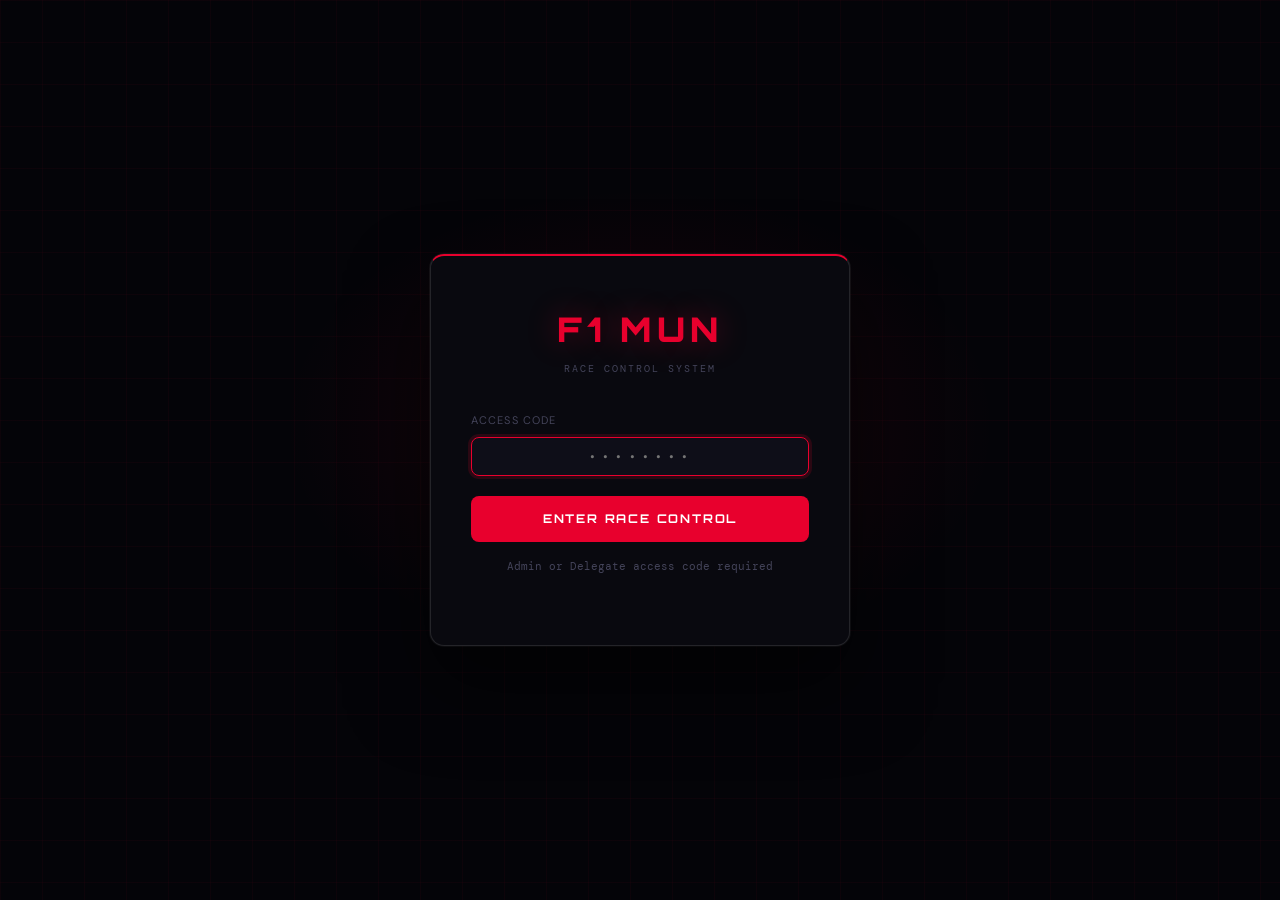
<file: V2/index.html>
<!DOCTYPE html>
<html lang="en">
<head>
  <meta charset="UTF-8" />
  <meta name="viewport" content="width=device-width, initial-scale=1.0" />
  <title>F1 MUN — Race Control System</title>
  <link rel="preconnect" href="https://fonts.googleapis.com" />
  <link rel="preconnect" href="https://fonts.gstatic.com" crossorigin />
  <link
    href="https://fonts.googleapis.com/css2?family=Orbitron:wght@400;600;700;900&family=DM+Sans:wght@300;400;500;600;700&family=DM+Mono:wght@400;500;600&display=swap"
    rel="stylesheet"
  />
  <link rel="stylesheet" href="styles.css" />
</head>
<body>

  <!-- ════════════════════════════════════════════════════════════
       LOGIN SCREEN
  ════════════════════════════════════════════════════════════ -->
  <section id="screen-login" class="screen-login">
    <div class="login-bg-grid" aria-hidden="true"></div>
    <div class="login-bg-glow" aria-hidden="true"></div>

    <div class="login-card" id="login-card">
      <div class="login-logo">F1 MUN</div>
      <div class="login-subtitle">Race Control System</div>

      <!-- Password entry -->
      <div id="login-pw-section">
        <label class="login-label" for="login-pw">Access Code</label>
        <input
          type="password"
          id="login-pw"
          class="login-input"
          placeholder="• • • • • • • •"
          autocomplete="off"
        />
        <button class="login-btn" id="login-submit-btn">Enter Race Control</button>
        <div class="login-hint">Admin or Delegate access code required</div>
        <div class="login-error" id="login-error">Invalid access code</div>
      </div>

      <!-- Team picker (shown after delegate password) -->
      <div id="login-team-section" hidden>
        <div class="login-label">Select Your Team</div>
        <div class="team-select-grid" id="team-select-grid"></div>
        <div class="login-divider">
          <span class="login-divider-line"></span>
          <span class="login-divider-text">or</span>
          <span class="login-divider-line"></span>
        </div>
        <button class="btn btn-ghost btn-full" id="login-back-btn">← Back to login</button>
      </div>
    </div>
  </section>

  <!-- ════════════════════════════════════════════════════════════
       MAIN APP
  ════════════════════════════════════════════════════════════ -->
  <div id="screen-app" class="screen-app" hidden>

    <!-- TOP NAV -->
    <nav class="topnav">
      <div class="nav-logo">F1 MUN</div>
      <div class="nav-tabs-scroll" id="nav-tabs"></div>
      <div class="nav-right">
        <span class="nav-round-badge" id="nav-round-badge">Pre-Season</span>
        <span class="nav-user" id="nav-user-info"></span>
        <button class="nav-logout" id="nav-logout-btn">Sign Out</button>
      </div>
    </nav>

    <!-- BODY: sidebar + main -->
    <div class="app-body">

      <!-- SIDEBAR -->
      <aside class="sidebar">
        <div class="sb-section-title">Constructors</div>
        <div id="lb-constructors"></div>
        <div class="sb-section-title">Race History</div>
        <div id="lb-history"></div>
      </aside>

      <!-- MAIN CONTENT -->
      <main class="main-content">

        <!-- DASHBOARD -->
        <section id="page-dashboard" class="page">
          <header class="page-header">
            <h1 class="page-title">Dashboard</h1>
            <p class="page-sub">Season overview, standings, and upcoming race information.</p>
          </header>
          <div id="dashboard-content"></div>
        </section>

        <!-- ASSETS (admin) -->
        <section id="page-assets" class="page">
          <header class="page-header">
            <h1 class="page-title">Asset Registry</h1>
            <p class="page-sub">All available assets for team bidding and assignment. Set prices before the auction begins.</p>
          </header>

          <div class="asset-toolbar">
            <div id="asset-filter-bar" class="filter-bar"></div>
            <div class="asset-toolbar-actions">
              <label class="btn btn-ghost btn-sm file-label">
                <span>📂 Import CSV</span>
                <input type="file" id="csv-file-input" accept=".csv" hidden />
              </label>
              <button class="btn btn-ghost btn-sm" id="reset-assets-btn">↩ Reset Assets</button>
            </div>
          </div>

          <div class="card card-sm sheets-import">
            <span class="text-xs text-muted">Import from Google Sheets URL (CSV export):</span>
            <input
              type="text"
              id="sheets-url"
              placeholder="https://docs.google.com/spreadsheets/.../export?format=csv"
            />
            <button class="btn btn-blue btn-sm" id="sheets-fetch-btn">Fetch</button>
          </div>

          <div id="asset-grid" class="grid-auto"></div>
        </section>

        <!-- TEAMS (admin) -->
        <section id="page-teams" class="page">
          <header class="page-header">
            <h1 class="page-title">Team Management</h1>
            <p class="page-sub">Create teams, assign assets, and manage driver lineups including reserve drivers.</p>
          </header>

          <div class="card create-team-card">
            <div class="card-title">Create New Team</div>
            <div class="create-team-row">
              <input type="text" id="new-team-name" placeholder="Team name..." />
              <div class="create-team-color">
                <label for="new-team-color">Color</label>
                <input type="color" id="new-team-color" value="#e8002d" />
              </div>
              <input
                type="password"
                id="new-team-pw"
                placeholder="Team password (optional)"
              />
              <button class="btn btn-red" id="create-team-btn">+ New Team</button>
            </div>
          </div>

          <div id="teams-grid" class="grid-2"></div>
        </section>

        <!-- SEASON SETUP (admin) -->
        <section id="page-season" class="page">
          <header class="page-header">
            <h1 class="page-title">Season Calendar</h1>
            <p class="page-sub">Configure the race calendar, set championship name, and lock in the season structure.</p>
          </header>

          <div class="grid-2 season-layout">
            <div>
              <div class="card">
                <div class="card-title">Season Settings</div>
                <div class="form-field">
                  <label for="season-name-input">Championship Name</label>
                  <input
                    type="text"
                    id="season-name-input"
                    value="F1 MUN Grand Prix Championship"
                  />
                </div>
                <div class="form-field">
                  <label for="season-rounds">Number of Races</label>
                  <input type="number" id="season-rounds" value="5" min="1" max="15" />
                </div>
                <div class="season-actions">
                  <button class="btn btn-red btn-full" id="lock-season-btn">
                    🔒 Lock Season &amp; Begin
                  </button>
                  <button class="btn btn-ghost btn-full" id="unlock-season-btn" hidden>
                    Unlock Season
                  </button>
                </div>
              </div>

              <div class="card">
                <div class="card-title">Race Calendar Preview</div>
                <div id="calendar-preview"></div>
              </div>
            </div>

            <div class="card">
              <div class="card-title">Assign Circuits</div>
              <div id="season-track-grid" class="track-grid"></div>
            </div>
          </div>
        </section>

        <!-- FREE PRACTICE (admin) -->
        <section id="page-fp" class="page">
          <header class="page-header">
            <h1 class="page-title">Free Practice Session</h1>
            <p class="page-sub">One session to understand your car, drivers, and relative performance before the season begins.</p>
          </header>
          <div id="fp-content"></div>
        </section>

        <!-- QUALIFYING (admin) -->
        <section id="page-qualifying" class="page">
          <header class="page-header">
            <h1 class="page-title">Qualifying — Single Lap Shootout</h1>
            <p class="page-sub">Every driver gets one flying lap. Fastest time sets the grid.</p>
          </header>
          <div id="qualifying-content"></div>
        </section>

        <!-- RACE (admin) -->
        <section id="page-race" class="page">
          <header class="page-header">
            <h1 class="page-title">Race Control</h1>
            <p class="page-sub">Live race simulation. All drivers on track.</p>
          </header>
          <div id="race-content"></div>
        </section>

        <!-- RESULTS -->
        <section id="page-results" class="page">
          <header class="page-header">
            <h1 class="page-title">Race Results</h1>
            <p class="page-sub">Final classification, points breakdown, and race analytics.</p>
          </header>
          <div id="results-content"></div>
        </section>

        <!-- CHAMPIONSHIP -->
        <section id="page-championship" class="page">
          <header class="page-header">
            <h1 class="page-title">Championship Standings</h1>
            <p class="page-sub">Drivers' and Constructors' Championship — live standings.</p>
          </header>
          <div id="championship-content"></div>
        </section>

        <!-- ANALYTICS -->
        <section id="page-analytics" class="page">
          <header class="page-header">
            <h1 class="page-title">Team Analytics</h1>
            <p class="page-sub">Full race data, asset performance metrics, and strategic intelligence.</p>
          </header>
          <div id="analytics-content"></div>
        </section>

        <!-- TRADE DESK -->
        <section id="page-trade" class="page">
          <header class="page-header">
            <h1 class="page-title">Trade Desk</h1>
            <p class="page-sub">Negotiate and execute asset trades between teams. All slots eligible.</p>
          </header>
          <div id="trade-content"></div>
        </section>

        <!-- ADMIN PANEL -->
        <section id="page-admin" class="page">
          <header class="page-header">
            <h1 class="page-title">Admin Panel</h1>
            <p class="page-sub">Password management, season reset, driver swaps, and package export.</p>
          </header>
          <div id="admin-content"></div>
        </section>

      </main>
    </div>
  </div>

  <!-- ════════════════════════════════════════════════════════════
       MODAL
  ════════════════════════════════════════════════════════════ -->
  <div class="modal-overlay" id="modal-overlay" hidden>
    <div class="modal" role="dialog" aria-modal="true" aria-labelledby="modal-title">
      <div class="modal-title" id="modal-title">Modal</div>
      <div class="modal-body" id="modal-body"></div>
      <div class="modal-actions" id="modal-actions"></div>
    </div>
  </div>

  <!-- ════════════════════════════════════════════════════════════
       PRINT VIEW (populated for PDF exports)
  ════════════════════════════════════════════════════════════ -->
  <div id="print-view" class="print-view"></div>

  <!-- ════════════════════════════════════════════════════════════
       NOTIFICATION CONTAINER
  ════════════════════════════════════════════════════════════ -->
  <div id="notif-container" class="notif-container" aria-live="polite"></div>

  <script src="app.js" defer></script>
</body>
</html>
</file>
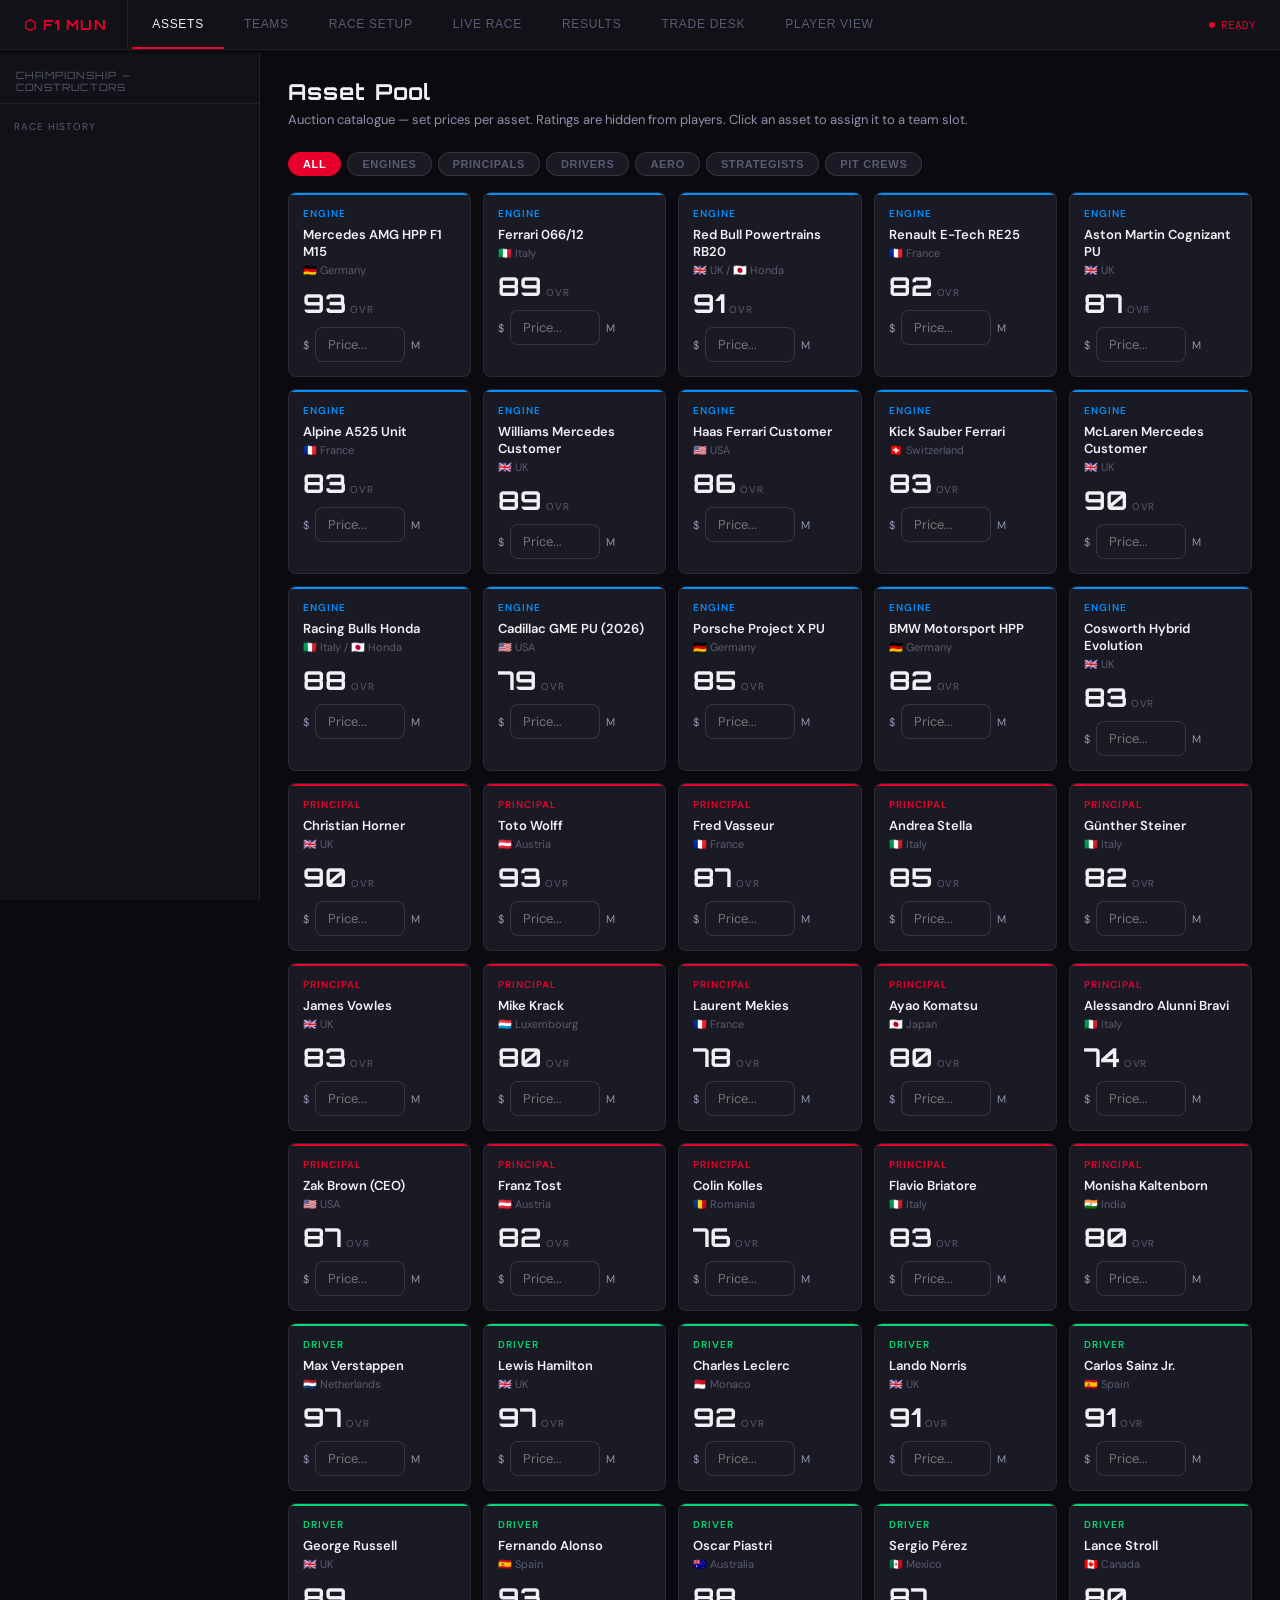
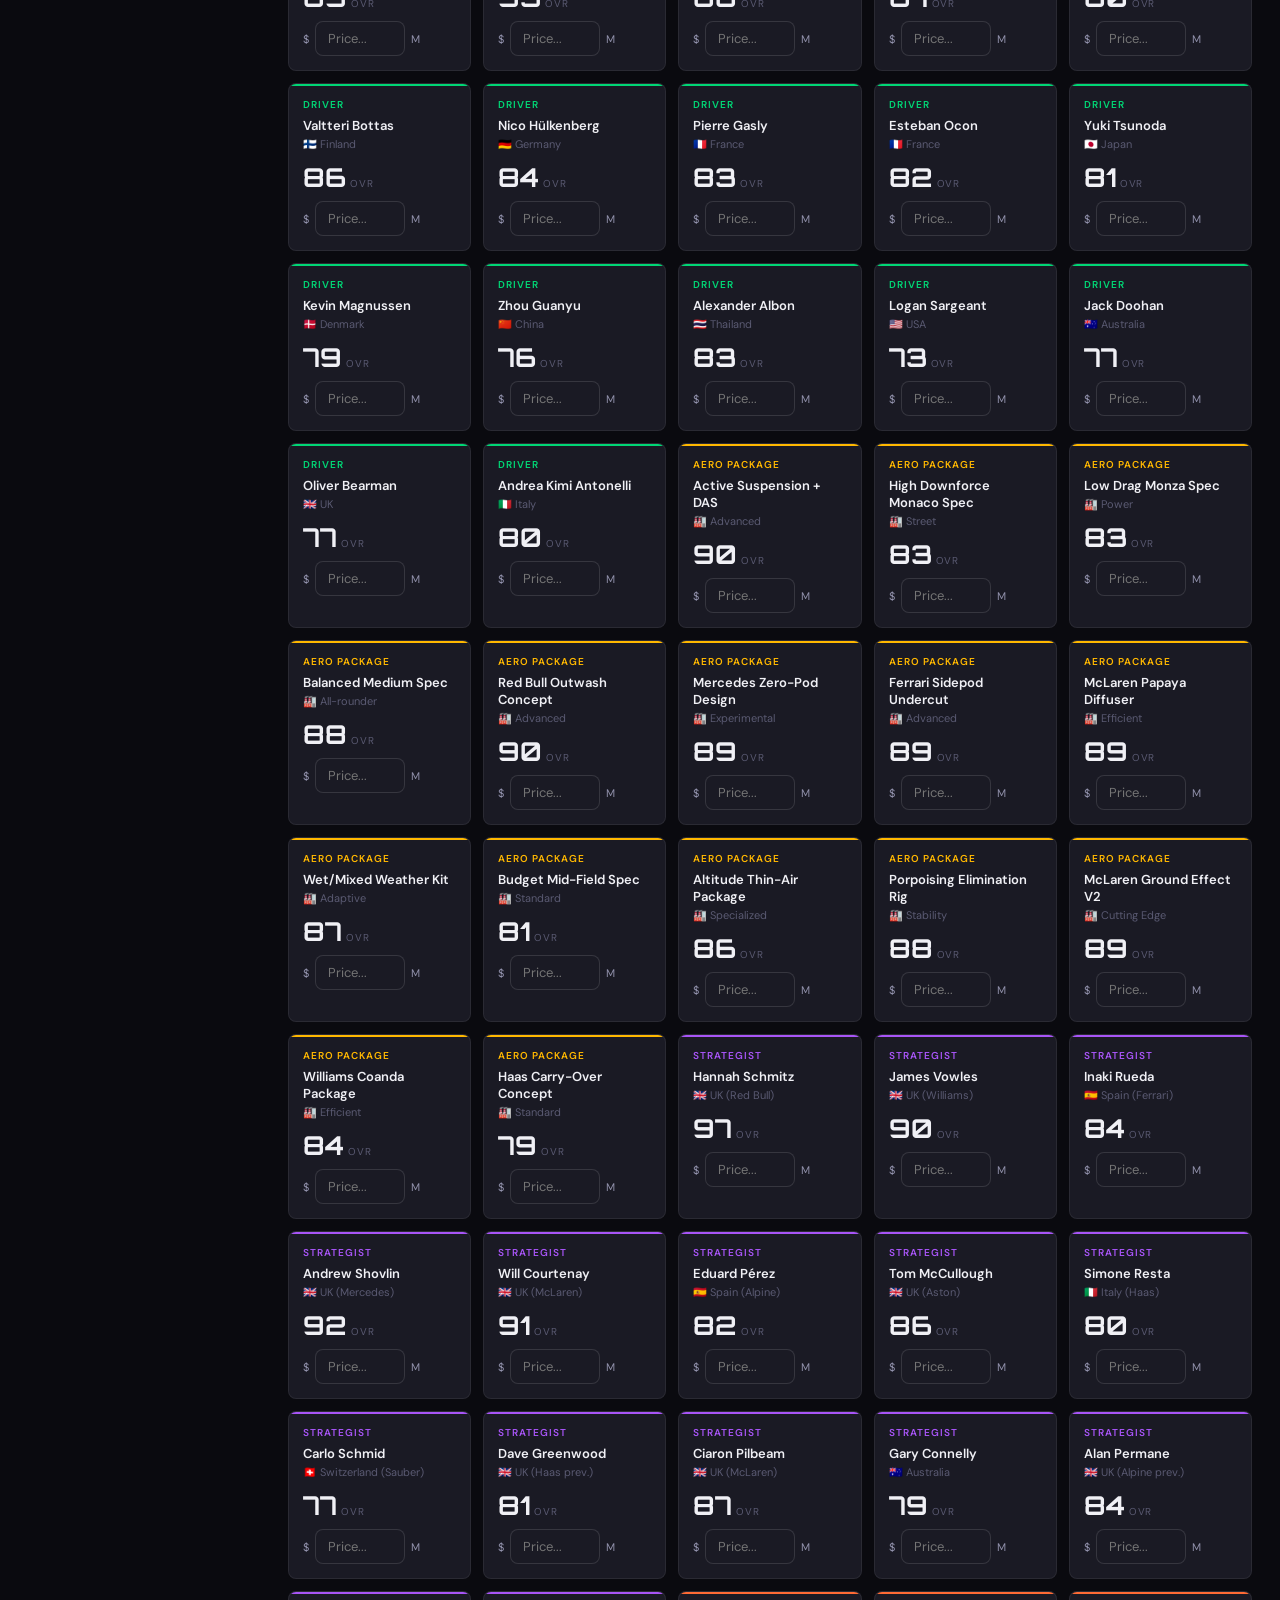
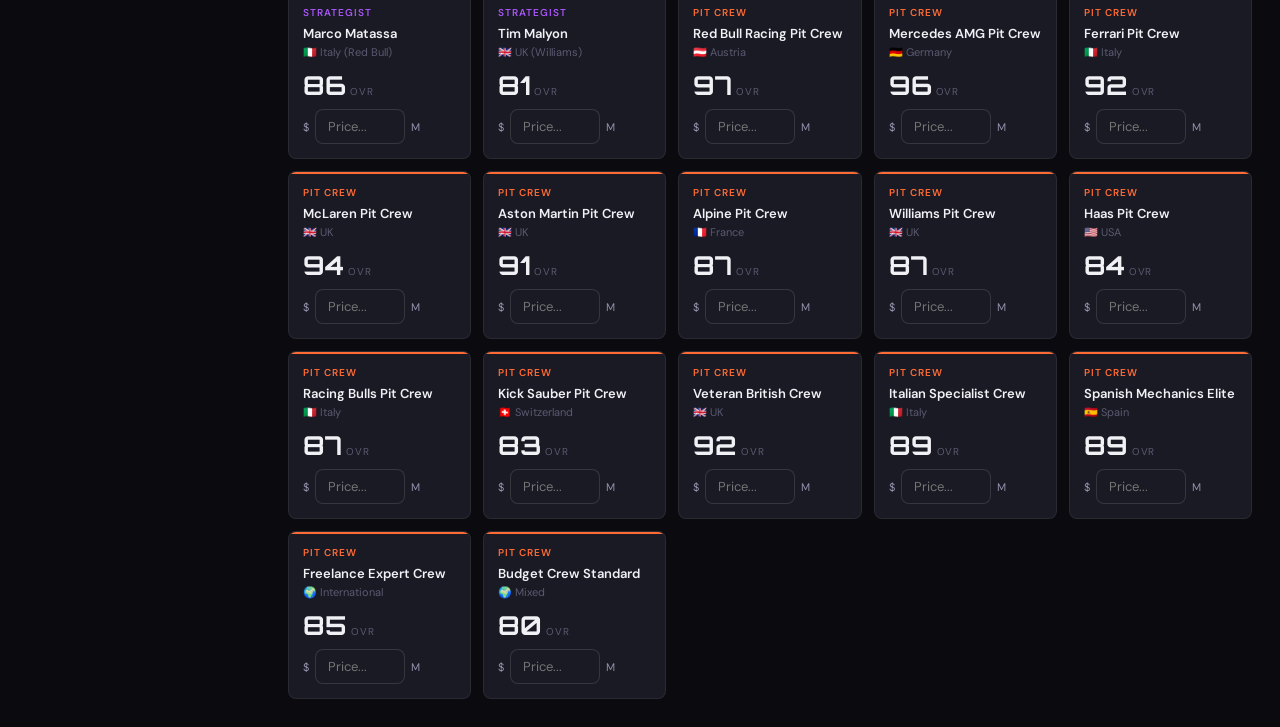
<file: f1_mun_simulator 2nd.html>
<!DOCTYPE html>
<html lang="en">
<head>
<meta charset="UTF-8">
<meta name="viewport" content="width=device-width, initial-scale=1.0">
<title>F1 MUN — Race Control</title>
<link href="https://fonts.googleapis.com/css2?family=Orbitron:wght@400;600;700;900&family=DM+Sans:wght@300;400;500;600&family=DM+Mono:wght@400;500&display=swap" rel="stylesheet">
<style>
:root {
  --bg: #0a0a0f;
  --bg2: #111118;
  --bg3: #1a1a24;
  --bg4: #22222f;
  --surface: #16161f;
  --border: rgba(255,255,255,0.07);
  --border2: rgba(255,255,255,0.12);
  --accent: #e8002d;
  --accent2: #ff6b35;
  --gold: #ffd700;
  --silver: #c0c0c0;
  --bronze: #cd7f32;
  --green: #00d775;
  --blue: #0090ff;
  --text: #f0f0f5;
  --text2: #9090aa;
  --text3: #5a5a72;
  --font-display: 'Orbitron', monospace;
  --font-body: 'DM Sans', sans-serif;
  --font-mono: 'DM Mono', monospace;
  --r: 8px;
  --r-lg: 14px;
}
* { box-sizing: border-box; margin: 0; padding: 0; }
body { background: var(--bg); color: var(--text); font-family: var(--font-body); min-height: 100vh; overflow-x: hidden; }

/* SCROLLBAR */
::-webkit-scrollbar { width: 4px; }
::-webkit-scrollbar-track { background: var(--bg2); }
::-webkit-scrollbar-thumb { background: var(--bg4); border-radius: 2px; }

/* TOP NAV */
.topnav {
  display: flex; align-items: center; gap: 0; 
  background: var(--bg2); border-bottom: 1px solid var(--border);
  position: sticky; top: 0; z-index: 100;
  padding: 0 24px;
}
.topnav-logo {
  font-family: var(--font-display); font-size: 14px; font-weight: 700; letter-spacing: 0.1em;
  color: var(--accent); padding: 16px 20px 16px 0; border-right: 1px solid var(--border);
  margin-right: 4px;
}
.nav-tabs { display: flex; gap: 0; flex: 1; }
.nav-tab {
  padding: 16px 20px; font-size: 12px; font-weight: 500; letter-spacing: 0.06em;
  text-transform: uppercase; cursor: pointer; color: var(--text3);
  border-bottom: 2px solid transparent; transition: all 0.2s;
  background: none; border-top: none; border-left: none; border-right: none;
}
.nav-tab:hover { color: var(--text2); }
.nav-tab.active { color: var(--text); border-bottom-color: var(--accent); }
.nav-right { margin-left: auto; display: flex; align-items: center; gap: 12px; }
.live-badge { display: flex; align-items: center; gap: 6px; font-size: 11px; font-family: var(--font-mono); color: var(--accent); }
.live-dot { width: 6px; height: 6px; border-radius: 50%; background: var(--accent); animation: pulse 1.5s infinite; }
@keyframes pulse { 0%,100% { opacity: 1; } 50% { opacity: 0.3; } }

/* LEADERBOARD STICKY SIDEBAR */
.app-layout { display: flex; min-height: calc(100vh - 53px); }
.sidebar {
  width: 260px; flex-shrink: 0; background: var(--bg2);
  border-right: 1px solid var(--border);
  position: sticky; top: 53px; height: calc(100vh - 53px);
  overflow-y: auto;
}
.sidebar-title {
  padding: 16px 16px 10px; font-family: var(--font-display);
  font-size: 10px; letter-spacing: 0.12em; color: var(--text3); text-transform: uppercase;
  border-bottom: 1px solid var(--border);
}
.lb-row {
  display: flex; align-items: center; gap: 8px;
  padding: 10px 14px; border-bottom: 1px solid var(--border);
  font-size: 12px; position: relative; overflow: hidden;
}
.lb-row::before {
  content: ''; position: absolute; left: 0; top: 0; bottom: 0;
  width: 3px; background: var(--team-color, transparent);
}
.lb-pos { font-family: var(--font-mono); font-size: 11px; color: var(--text3); min-width: 18px; }
.lb-dot { width: 8px; height: 8px; border-radius: 50%; background: var(--team-color); flex-shrink: 0; }
.lb-name { flex: 1; font-weight: 500; font-size: 12px; white-space: nowrap; overflow: hidden; text-overflow: ellipsis; }
.lb-pts { font-family: var(--font-mono); font-size: 12px; font-weight: 600; color: var(--gold); }
.lb-gap { font-family: var(--font-mono); font-size: 10px; color: var(--text3); }
.sidebar-section { padding: 12px 14px 8px; font-size: 10px; letter-spacing: 0.1em; text-transform: uppercase; color: var(--text3); margin-top: 4px; }

/* MAIN CONTENT */
.main { flex: 1; overflow-y: auto; padding: 28px; }
.page { display: none; }
.page.active { display: block; }
.page-title { font-family: var(--font-display); font-size: 22px; font-weight: 700; letter-spacing: 0.05em; margin-bottom: 6px; }
.page-sub { font-size: 13px; color: var(--text2); margin-bottom: 24px; }

/* CARDS */
.card {
  background: var(--surface); border: 1px solid var(--border);
  border-radius: var(--r-lg); padding: 20px;
  margin-bottom: 16px;
}
.card-header { font-size: 11px; text-transform: uppercase; letter-spacing: 0.1em; color: var(--text3); margin-bottom: 12px; }

/* GRID */
.grid-2 { display: grid; grid-template-columns: 1fr 1fr; gap: 16px; }
.grid-3 { display: grid; grid-template-columns: 1fr 1fr 1fr; gap: 12px; }
.grid-auto { display: grid; grid-template-columns: repeat(auto-fill, minmax(180px, 1fr)); gap: 12px; }

/* ASSET CARDS */
.asset-card {
  background: var(--bg3); border: 1px solid var(--border);
  border-radius: var(--r); padding: 14px; cursor: pointer;
  transition: all 0.15s; position: relative; overflow: hidden;
}
.asset-card::before {
  content: ''; position: absolute; top: 0; left: 0; right: 0; height: 2px;
  background: var(--type-color, var(--border2));
}
.asset-card:hover { border-color: var(--border2); background: var(--bg4); }
.asset-card.assigned { opacity: 0.4; cursor: default; }
.asset-card.selected-for-assign { border-color: var(--blue); box-shadow: 0 0 0 1px var(--blue); }
.asset-type-tag { font-size: 10px; text-transform: uppercase; letter-spacing: 0.1em; font-weight: 600; color: var(--type-color); margin-bottom: 6px; }
.asset-name { font-size: 13px; font-weight: 600; margin-bottom: 3px; }
.asset-nation { font-size: 11px; color: var(--text3); margin-bottom: 10px; }
.asset-ovr { display: flex; align-items: baseline; gap: 4px; }
.ovr-num { font-family: var(--font-display); font-size: 26px; font-weight: 700; color: var(--text); }
.ovr-label { font-size: 10px; color: var(--text3); text-transform: uppercase; letter-spacing: 0.08em; }
.asset-price-row { display: flex; align-items: center; gap: 6px; margin-top: 8px; }
.price-input { background: var(--bg); border: 1px solid var(--border2); border-radius: 4px; padding: 4px 8px; font-size: 12px; font-family: var(--font-mono); color: var(--gold); width: 90px; }
.price-input:focus { outline: none; border-color: var(--blue); }

/* TEAM PANELS */
.team-card {
  background: var(--surface); border: 1px solid var(--border);
  border-left: 3px solid var(--team-color, var(--border));
  border-radius: var(--r-lg); padding: 16px; margin-bottom: 12px;
}
.team-header { display: flex; align-items: center; gap: 10px; margin-bottom: 14px; }
.team-dot { width: 10px; height: 10px; border-radius: 50%; background: var(--team-color); flex-shrink: 0; }
.team-name-disp { font-family: var(--font-display); font-size: 13px; font-weight: 700; letter-spacing: 0.05em; flex: 1; }
.team-ovr-badge {
  font-family: var(--font-mono); font-size: 12px; padding: 3px 8px;
  background: var(--bg3); border-radius: 4px; border: 1px solid var(--border2);
}
.team-spent { font-size: 11px; color: var(--gold); font-family: var(--font-mono); }
.slot-row { display: flex; align-items: center; gap: 8px; padding: 7px 0; border-bottom: 1px solid var(--border); }
.slot-row:last-child { border-bottom: none; }
.slot-label { font-size: 10px; text-transform: uppercase; letter-spacing: 0.08em; color: var(--text3); min-width: 70px; }
.slot-fill { flex: 1; font-size: 12px; font-weight: 500; }
.slot-ovr { font-family: var(--font-mono); font-size: 11px; color: var(--text3); }
.slot-remove { font-size: 10px; color: var(--accent); cursor: pointer; background: none; border: none; padding: 2px 4px; }
.slot-empty { color: var(--text3); font-style: italic; font-size: 11px; }

/* BUTTONS */
.btn { padding: 8px 16px; border-radius: var(--r); font-size: 12px; font-weight: 600; letter-spacing: 0.05em; cursor: pointer; border: 1px solid var(--border2); background: var(--bg3); color: var(--text); transition: all 0.15s; text-transform: uppercase; }
.btn:hover { background: var(--bg4); border-color: var(--border2); }
.btn-red { background: var(--accent); border-color: var(--accent); color: white; }
.btn-red:hover { background: #c0001f; }
.btn-green { background: var(--green); border-color: var(--green); color: #000; }
.btn-green:hover { background: #00b862; }
.btn-blue { background: var(--blue); border-color: var(--blue); color: white; }
.btn-blue:hover { background: #0070cc; }
.btn-sm { padding: 5px 10px; font-size: 11px; }
.btn-xs { padding: 3px 8px; font-size: 10px; }

/* FILTER PILLS */
.filter-bar { display: flex; gap: 6px; flex-wrap: wrap; margin-bottom: 16px; }
.filter-pill { padding: 5px 14px; border-radius: 20px; font-size: 11px; font-weight: 600; letter-spacing: 0.06em; text-transform: uppercase; cursor: pointer; border: 1px solid var(--border2); background: var(--bg3); color: var(--text3); transition: all 0.15s; }
.filter-pill:hover { color: var(--text); }
.filter-pill.active { background: var(--accent); border-color: var(--accent); color: white; }

/* RACE SETUP */
.track-grid { display: grid; grid-template-columns: repeat(auto-fill, minmax(160px, 1fr)); gap: 8px; margin-bottom: 16px; }
.track-card { background: var(--bg3); border: 1px solid var(--border); border-radius: var(--r); padding: 12px; cursor: pointer; transition: all 0.15s; }
.track-card:hover { border-color: var(--border2); }
.track-card.active { border-color: var(--accent); background: rgba(232,0,45,0.08); }
.track-flag { font-size: 20px; margin-bottom: 4px; }
.track-name { font-size: 12px; font-weight: 600; }
.track-type { font-size: 10px; color: var(--text3); text-transform: uppercase; letter-spacing: 0.08em; }
.weather-row { display: flex; gap: 8px; flex-wrap: wrap; }
.w-pill { padding: 7px 14px; border-radius: 6px; font-size: 12px; font-weight: 500; cursor: pointer; border: 1px solid var(--border); background: var(--bg3); transition: all 0.15s; }
.w-pill.active { border-color: var(--blue); background: rgba(0,144,255,0.1); color: var(--blue); }

/* STRATEGY BOARD */
.strat-row { display: flex; align-items: center; gap: 12px; padding: 10px 14px; border-bottom: 1px solid var(--border); }
.strat-team { display: flex; align-items: center; gap: 8px; min-width: 160px; }
.strat-select { background: var(--bg3); border: 1px solid var(--border2); border-radius: 4px; padding: 5px 8px; font-size: 12px; color: var(--text); flex: 1; }
.strat-select:focus { outline: none; border-color: var(--blue); }
.strat-risk { display: flex; gap: 4px; }
.risk-btn { padding: 4px 8px; font-size: 10px; border-radius: 4px; cursor: pointer; border: 1px solid var(--border); background: var(--bg3); color: var(--text3); font-weight: 600; letter-spacing: 0.05em; }
.risk-btn.active-low { border-color: var(--green); color: var(--green); background: rgba(0,215,117,0.1); }
.risk-btn.active-med { border-color: var(--gold); color: var(--gold); background: rgba(255,215,0,0.1); }
.risk-btn.active-high { border-color: var(--accent); color: var(--accent); background: rgba(232,0,45,0.1); }

/* RACE ANIMATION */
.race-container { background: var(--bg2); border: 1px solid var(--border); border-radius: var(--r-lg); overflow: hidden; }
.race-header { padding: 14px 20px; background: var(--bg3); border-bottom: 1px solid var(--border); display: flex; align-items: center; gap: 12px; }
.race-circuit { font-family: var(--font-display); font-size: 13px; font-weight: 700; letter-spacing: 0.08em; }
.race-lap-display { font-family: var(--font-mono); font-size: 12px; color: var(--text2); margin-left: auto; }
.race-progress-bar { height: 3px; background: var(--border); position: relative; }
.race-progress-fill { height: 100%; background: var(--accent); transition: width 0.5s linear; }

.positions-table { padding: 0; }
.pos-row {
  display: flex; align-items: center; gap: 10px;
  padding: 9px 20px; border-bottom: 1px solid var(--border);
  transition: all 0.4s ease; position: relative;
  overflow: hidden;
}
.pos-row::before {
  content: ''; position: absolute; left: 0; top: 0; bottom: 0;
  width: 3px; background: var(--team-color, transparent);
}
.pos-num { font-family: var(--font-display); font-size: 14px; font-weight: 900; min-width: 28px; color: var(--text3); }
.pos-num.p1 { color: var(--gold); }
.pos-num.p2 { color: var(--silver); }
.pos-num.p3 { color: var(--bronze); }
.pos-driver-info { flex: 1; }
.pos-driver-name { font-size: 13px; font-weight: 600; }
.pos-team-name { font-size: 10px; color: var(--text3); }
.pos-gap { font-family: var(--font-mono); font-size: 11px; color: var(--text3); min-width: 70px; text-align: right; }
.pos-tire { font-size: 10px; padding: 2px 6px; border-radius: 3px; font-weight: 700; }
.tire-soft { background: rgba(232,0,45,0.2); color: var(--accent); }
.tire-medium { background: rgba(255,215,0,0.15); color: var(--gold); }
.tire-hard { background: rgba(255,255,255,0.08); color: var(--text2); }
.pos-incident { font-size: 10px; padding: 2px 6px; background: rgba(232,0,45,0.1); border: 1px solid rgba(232,0,45,0.3); border-radius: 3px; color: var(--accent); }
.pos-fastest { font-size: 10px; padding: 2px 6px; background: rgba(128,0,255,0.15); border: 1px solid rgba(128,0,255,0.3); border-radius: 3px; color: #a855f7; }

/* RACE EVENTS TICKER */
.events-ticker { height: 100px; overflow-y: auto; padding: 8px 16px; background: var(--bg); border-top: 1px solid var(--border); }
.event-line { font-size: 11px; font-family: var(--font-mono); color: var(--text3); padding: 2px 0; }
.event-line .lap-tag { color: var(--text2); margin-right: 8px; }
.event-line.ev-sc { color: #FFB800; }
.event-line.ev-dnf { color: var(--accent); }
.event-line.ev-pit { color: var(--blue); }
.event-line.ev-fl { color: #a855f7; }
.event-line.ev-ol { color: var(--green); }

/* RACE RESULTS */
.result-row { display: flex; align-items: center; gap: 10px; padding: 10px 14px; border-bottom: 1px solid var(--border); }
.res-pos { font-family: var(--font-display); font-size: 16px; font-weight: 900; min-width: 32px; }
.res-pts { font-family: var(--font-mono); font-size: 13px; font-weight: 600; color: var(--gold); margin-left: auto; }

/* TRADE PANEL */
.trade-grid { display: grid; grid-template-columns: 1fr auto 1fr; gap: 16px; align-items: start; }
.trade-arrow { display: flex; align-items: center; justify-content: center; padding-top: 40px; font-size: 24px; color: var(--text3); }

/* INPUTS */
input[type=text], input[type=number], select {
  background: var(--bg3); border: 1px solid var(--border2); border-radius: var(--r);
  padding: 8px 12px; font-size: 13px; color: var(--text); font-family: var(--font-body);
}
input:focus, select:focus { outline: none; border-color: var(--blue); }
input[type=range] { accent-color: var(--accent); width: 100%; }
input[type=color] { width: 36px; height: 32px; border: 1px solid var(--border2); border-radius: 4px; cursor: pointer; background: var(--bg3); padding: 2px; }

/* MODAL */
.modal-overlay { position: fixed; inset: 0; background: rgba(0,0,0,0.7); z-index: 200; display: none; align-items: center; justify-content: center; }
.modal-overlay.open { display: flex; }
.modal { background: var(--bg2); border: 1px solid var(--border2); border-radius: var(--r-lg); padding: 24px; width: 480px; max-height: 80vh; overflow-y: auto; }
.modal-title { font-family: var(--font-display); font-size: 14px; font-weight: 700; letter-spacing: 0.06em; margin-bottom: 16px; }

/* PUBLIC RACE VIEW (player-facing) */
.pub-container { font-family: var(--font-body); }
.pub-header { background: var(--bg2); border-bottom: 2px solid var(--accent); padding: 16px 24px; display: flex; align-items: center; gap: 16px; }
.pub-logo { font-family: var(--font-display); font-size: 16px; font-weight: 900; letter-spacing: 0.1em; color: var(--accent); }
.pub-track-info { flex: 1; }
.pub-track-name { font-size: 14px; font-weight: 600; }
.pub-conditions { font-size: 12px; color: var(--text2); }
.pub-strat-grid { display: grid; grid-template-columns: repeat(auto-fill, minmax(220px, 1fr)); gap: 12px; padding: 20px; }
.pub-strat-card { background: var(--surface); border: 1px solid var(--border); border-left: 3px solid var(--team-color); border-radius: var(--r); padding: 14px; }
.pub-strat-heading { font-size: 11px; text-transform: uppercase; letter-spacing: 0.08em; color: var(--text3); margin-bottom: 8px; }
.strat-opts { display: flex; flex-direction: column; gap: 6px; }
.strat-opt { padding: 8px 12px; background: var(--bg3); border: 1px solid var(--border); border-radius: var(--r); font-size: 12px; cursor: pointer; }
.strat-opt.selected { border-color: var(--team-color); background: rgba(255,255,255,0.04); }
.strat-opt:hover { border-color: var(--border2); }

/* CONDITIONS DISPLAY */
.cond-grid { display: grid; grid-template-columns: repeat(auto-fill, minmax(120px, 1fr)); gap: 10px; }
.cond-card { background: var(--bg3); border: 1px solid var(--border); border-radius: var(--r); padding: 12px; text-align: center; }
.cond-val { font-family: var(--font-display); font-size: 20px; font-weight: 700; }
.cond-lbl { font-size: 10px; text-transform: uppercase; letter-spacing: 0.08em; color: var(--text3); margin-top: 4px; }

/* UTIL */
.flex { display: flex; align-items: center; }
.gap-8 { gap: 8px; }
.gap-12 { gap: 12px; }
.gap-16 { gap: 16px; }
.mt-8 { margin-top: 8px; }
.mt-12 { margin-top: 12px; }
.mt-16 { margin-top: 16px; }
.mb-8 { margin-bottom: 8px; }
.mb-16 { margin-bottom: 16px; }
.text-sm { font-size: 12px; }
.text-xs { font-size: 11px; }
.text-muted { color: var(--text2); }
.text-dim { color: var(--text3); }
.text-gold { color: var(--gold); font-family: var(--font-mono); }
.text-red { color: var(--accent); }
.text-green { color: var(--green); }
.text-purple { color: #a855f7; }
.fw-600 { font-weight: 600; }
.mono { font-family: var(--font-mono); }
.divider { border: none; border-top: 1px solid var(--border); margin: 16px 0; }
.tag { display: inline-block; padding: 2px 7px; border-radius: 4px; font-size: 10px; font-weight: 600; letter-spacing: 0.06em; text-transform: uppercase; }
.tag-complete { background: rgba(0,215,117,0.1); color: var(--green); border: 1px solid rgba(0,215,117,0.2); }
.tag-incomplete { background: rgba(255,180,0,0.1); color: #ffb400; border: 1px solid rgba(255,180,0,0.2); }
.sc-banner { background: rgba(255,183,0,0.1); border: 1px solid rgba(255,183,0,0.3); border-radius: var(--r); padding: 8px 14px; font-size: 12px; color: #ffb700; font-weight: 600; margin-bottom: 8px; display: none; }
.sc-banner.show { display: block; }
.separator { width: 1px; height: 20px; background: var(--border); }
</style>
</head>
<body>

<!-- TOP NAV -->
<nav class="topnav">
  <div class="topnav-logo">⬡ F1 MUN</div>
  <div class="nav-tabs">
    <button class="nav-tab active" onclick="showPage('assets')">Assets</button>
    <button class="nav-tab" onclick="showPage('teams')">Teams</button>
    <button class="nav-tab" onclick="showPage('race-setup')">Race Setup</button>
    <button class="nav-tab" onclick="showPage('race-live')">Live Race</button>
    <button class="nav-tab" onclick="showPage('results')">Results</button>
    <button class="nav-tab" onclick="showPage('trade')">Trade Desk</button>
    <button class="nav-tab" onclick="showPage('player-view')">Player View</button>
  </div>
  <div class="nav-right">
    <div class="live-badge"><div class="live-dot"></div><span id="race-status-label">READY</span></div>
  </div>
</nav>

<div class="app-layout">
<!-- STICKY LEADERBOARD SIDEBAR -->
<aside class="sidebar">
  <div class="sidebar-title">Championship — Constructors</div>
  <div id="lb-constructors"></div>
  <div class="sidebar-section">Race History</div>
  <div id="lb-history" style="padding: 8px 14px;"></div>
</aside>

<!-- MAIN PAGES -->
<main class="main">

<!-- ═══════════════════ ASSETS PAGE ═══════════════════ -->
<div id="page-assets" class="page active">
  <div class="page-title">Asset Pool</div>
  <div class="page-sub">Auction catalogue — set prices per asset. Ratings are hidden from players. Click an asset to assign it to a team slot.</div>
  <div class="filter-bar" id="asset-filter-bar"></div>
  <div class="grid-auto" id="asset-grid"></div>
</div>

<!-- ═══════════════════ TEAMS PAGE ═══════════════════ -->
<div id="page-teams" class="page">
  <div class="page-title">Team Builder</div>
  <div class="page-sub">Create all 11 constructor teams. Assign assets from the asset pool. Track auction spend per team.</div>
  <div class="card" style="padding:16px;">
    <div class="flex gap-12 mb-8">
      <input type="text" id="new-team-name" placeholder="Team name..." style="width:200px;">
      <input type="color" id="new-team-color" value="#e8002d">
      <button class="btn btn-red" onclick="createTeam()">+ New Team</button>
    </div>
  </div>
  <div id="teams-grid" style="display:grid;grid-template-columns:1fr 1fr;gap:14px;"></div>
</div>

<!-- ═══════════════════ RACE SETUP ═══════════════════ -->
<div id="page-race-setup" class="page">
  <div class="page-title">Race Setup</div>
  <div class="page-sub">Select circuit, conditions, and configure team strategies before simulating.</div>
  <div class="grid-2">
    <div>
      <div class="card">
        <div class="card-header">Circuit Selection</div>
        <div class="track-grid" id="track-grid"></div>
      </div>
      <div class="card">
        <div class="card-header">Weather & Conditions</div>
        <div class="weather-row mb-16" id="weather-row"></div>
        <div class="cond-grid" id="conditions-grid"></div>
      </div>
      <div class="card">
        <div class="card-header">Race Parameters</div>
        <div class="flex gap-12 mb-8" style="flex-direction:column;">
          <div class="flex gap-12">
            <span class="text-sm text-muted" style="min-width:140px;">Safety Car Probability</span>
            <input type="range" min="0" max="80" value="30" id="sc-prob" oninput="document.getElementById('sc-val').textContent=this.value+'%'">
            <span class="mono text-sm" id="sc-val">30%</span>
          </div>
          <div class="flex gap-12">
            <span class="text-sm text-muted" style="min-width:140px;">Race Laps</span>
            <input type="range" min="20" max="78" value="57" step="1" id="lap-count" oninput="document.getElementById('lap-val').textContent=this.value">
            <span class="mono text-sm" id="lap-val">57</span>
          </div>
        </div>
      </div>
    </div>
    <div>
      <div class="card">
        <div class="card-header">Team Strategies (Locked before Race)</div>
        <div id="strategy-board"></div>
      </div>
      <div class="card" style="margin-top:0;">
        <button class="btn btn-red" style="width:100%;" onclick="startRace()">🏁 Launch Race Simulation</button>
      </div>
    </div>
  </div>
</div>

<!-- ═══════════════════ LIVE RACE ═══════════════════ -->
<div id="page-race-live" class="page">
  <div class="page-title">Live Race</div>
  <div class="race-container">
    <div class="race-header">
      <span id="race-circuit-name" class="race-circuit">—</span>
      <div class="sc-banner" id="sc-banner">🚗 Safety Car Deployed</div>
      <div id="race-weather-badge" class="tag" style="background:rgba(0,144,255,0.1);color:var(--blue);">DRY</div>
      <div class="race-lap-display">LAP <span id="race-lap-cur">0</span> / <span id="race-lap-tot">57</span></div>
    </div>
    <div class="race-progress-bar"><div class="race-progress-fill" id="race-progress" style="width:0%"></div></div>
    <div class="positions-table" id="positions-table"></div>
    <div class="events-ticker" id="events-ticker"></div>
  </div>
  <div style="display:flex;gap:10px;margin-top:14px;">
    <button class="btn btn-red" id="btn-race-ctrl" onclick="toggleRace()">⏸ Pause</button>
    <button class="btn" onclick="skipToEnd()">⏩ Skip to End</button>
    <div style="flex:1;display:flex;align-items:center;gap:10px;justify-content:flex-end;">
      <span class="text-sm text-muted">Speed</span>
      <input type="range" min="1" max="10" value="5" id="race-speed" style="width:100px;">
      <span class="mono text-sm" id="speed-label">5×</span>
    </div>
  </div>
</div>

<!-- ═══════════════════ RESULTS ═══════════════════ -->
<div id="page-results" class="page">
  <div class="page-title">Race Results</div>
  <div class="page-sub">Final classification, points breakdown, and race analytics.</div>
  <div id="results-container"></div>
</div>

<!-- ═══════════════════ TRADE DESK ═══════════════════ -->
<div id="page-trade" class="page">
  <div class="page-title">Trade Desk</div>
  <div class="page-sub">Teams can exchange assets between races. Select two teams and the assets they wish to swap.</div>
  <div class="card">
    <div class="grid-3" style="gap:16px;align-items:start;">
      <div>
        <div class="card-header">Team A</div>
        <select id="trade-team-a" style="width:100%;margin-bottom:10px;" onchange="renderTradeAssets()">
          <option value="">Select team...</option>
        </select>
        <div id="trade-assets-a"></div>
      </div>
      <div style="display:flex;align-items:center;justify-content:center;padding-top:50px;font-size:28px;color:var(--text3);">⇄</div>
      <div>
        <div class="card-header">Team B</div>
        <select id="trade-team-b" style="width:100%;margin-bottom:10px;" onchange="renderTradeAssets()">
          <option value="">Select team...</option>
        </select>
        <div id="trade-assets-b"></div>
      </div>
    </div>
    <hr class="divider">
    <div class="flex gap-12">
      <div style="flex:1;background:var(--bg3);border-radius:var(--r);padding:12px;">
        <div class="text-xs text-muted mb-8">A gives</div>
        <div id="trade-a-gives" class="text-sm text-dim">Nothing selected</div>
      </div>
      <div style="flex:1;background:var(--bg3);border-radius:var(--r);padding:12px;">
        <div class="text-xs text-muted mb-8">B gives</div>
        <div id="trade-b-gives" class="text-sm text-dim">Nothing selected</div>
      </div>
    </div>
    <div class="mt-12 flex gap-8">
      <button class="btn btn-green" onclick="executeTrade()">✓ Execute Trade</button>
      <button class="btn" onclick="clearTrade()">Clear</button>
    </div>
  </div>
</div>

<!-- ═══════════════════ PLAYER VIEW ═══════════════════ -->
<div id="page-player-view" class="page">
  <div class="page-title">Player View</div>
  <div class="page-sub" style="margin-bottom:16px;">This is what players see on their screens — race conditions and strategy selection only. No ratings shown.</div>
  <div class="card" style="background:var(--bg2);border:1px solid var(--accent);padding:12px 16px;margin-bottom:16px;">
    <span class="text-sm text-muted">⚡ Share this view on a projector / player screen. Players see conditions and choose strategy — no internal ratings visible.</span>
  </div>
  <div id="player-conditions"></div>
  <div id="player-strat-grid"></div>
</div>

</main>
</div>

<!-- ASSIGN MODAL -->
<div class="modal-overlay" id="assign-modal">
  <div class="modal">
    <div class="modal-title">Assign Asset</div>
    <div id="assign-content"></div>
    <div class="flex gap-8 mt-16">
      <button class="btn btn-red" id="assign-confirm-btn">Confirm</button>
      <button class="btn" onclick="closeModal()">Cancel</button>
    </div>
  </div>
</div>

<script>
// ═══════════════════ DATA ═══════════════════
const ASSETS = {
  engines: [
    { id:'e1', name:'Mercedes AMG HPP F1 M15', nat:'🇩🇪 Germany', ratings:{power:98,reliability:92,deployment:95,fuel_eff:88,thermal:90}, desc:'Peak power, legendary hybrid' },
    { id:'e2', name:'Ferrari 066/12', nat:'🇮🇹 Italy', ratings:{power:96,reliability:87,deployment:91,fuel_eff:85,thermal:88} },
    { id:'e3', name:'Red Bull Powertrains RB20', nat:'🇬🇧 UK / 🇯🇵 Honda', ratings:{power:97,reliability:90,deployment:94,fuel_eff:87,thermal:89} },
    { id:'e4', name:'Renault E-Tech RE25', nat:'🇫🇷 France', ratings:{power:85,reliability:84,deployment:80,fuel_eff:82,thermal:81} },
    { id:'e5', name:'Aston Martin Cognizant PU', nat:'🇬🇧 UK', ratings:{power:90,reliability:87,deployment:85,fuel_eff:89,thermal:86} },
    { id:'e6', name:'Alpine A525 Unit', nat:'🇫🇷 France', ratings:{power:86,reliability:83,deployment:82,fuel_eff:83,thermal:80} },
    { id:'e7', name:'Williams Mercedes Customer', nat:'🇬🇧 UK', ratings:{power:93,reliability:91,deployment:88,fuel_eff:87,thermal:85} },
    { id:'e8', name:'Haas Ferrari Customer', nat:'🇺🇸 USA', ratings:{power:91,reliability:85,deployment:87,fuel_eff:84,thermal:83} },
    { id:'e9', name:'Kick Sauber Ferrari', nat:'🇨🇭 Switzerland', ratings:{power:88,reliability:82,deployment:83,fuel_eff:81,thermal:80} },
    { id:'e10', name:'McLaren Mercedes Customer', nat:'🇬🇧 UK', ratings:{power:95,reliability:90,deployment:90,fuel_eff:88,thermal:87} },
    { id:'e11', name:'Racing Bulls Honda', nat:'🇮🇹 Italy / 🇯🇵 Honda', ratings:{power:92,reliability:88,deployment:89,fuel_eff:85,thermal:84} },
    { id:'e12', name:'Cadillac GME PU (2026)', nat:'🇺🇸 USA', ratings:{power:83,reliability:80,deployment:78,fuel_eff:79,thermal:77} },
    { id:'e13', name:'Porsche Project X PU', nat:'🇩🇪 Germany', ratings:{power:87,reliability:85,deployment:84,fuel_eff:86,thermal:83} },
    { id:'e14', name:'BMW Motorsport HPP', nat:'🇩🇪 Germany', ratings:{power:84,reliability:82,deployment:80,fuel_eff:85,thermal:81} },
    { id:'e15', name:'Cosworth Hybrid Evolution', nat:'🇬🇧 UK', ratings:{power:78,reliability:90,deployment:75,fuel_eff:88,thermal:85} },
  ],
  principals: [
    { id:'p1', name:'Christian Horner', nat:'🇬🇧 UK', ratings:{strategy:97,morale:88,budget_mgmt:92,media:85,driver_mgmt:90} },
    { id:'p2', name:'Toto Wolff', nat:'🇦🇹 Austria', ratings:{strategy:95,morale:92,budget_mgmt:96,media:90,driver_mgmt:94} },
    { id:'p3', name:'Fred Vasseur', nat:'🇫🇷 France', ratings:{strategy:88,morale:90,budget_mgmt:86,media:80,driver_mgmt:91} },
    { id:'p4', name:'Andrea Stella', nat:'🇮🇹 Italy', ratings:{strategy:91,morale:88,budget_mgmt:83,media:75,driver_mgmt:87} },
    { id:'p5', name:'Günther Steiner', nat:'🇮🇹 Italy', ratings:{strategy:78,morale:82,budget_mgmt:75,media:96,driver_mgmt:78} },
    { id:'p6', name:'James Vowles', nat:'🇬🇧 UK', ratings:{strategy:85,morale:86,budget_mgmt:82,media:79,driver_mgmt:85} },
    { id:'p7', name:'Mike Krack', nat:'🇱🇺 Luxembourg', ratings:{strategy:83,morale:84,budget_mgmt:80,media:72,driver_mgmt:82} },
    { id:'p8', name:'Laurent Mekies', nat:'🇫🇷 France', ratings:{strategy:82,morale:80,budget_mgmt:78,media:70,driver_mgmt:80} },
    { id:'p9', name:'Ayao Komatsu', nat:'🇯🇵 Japan', ratings:{strategy:84,morale:83,budget_mgmt:81,media:71,driver_mgmt:83} },
    { id:'p10', name:'Alessandro Alunni Bravi', nat:'🇮🇹 Italy', ratings:{strategy:76,morale:78,budget_mgmt:74,media:68,driver_mgmt:76} },
    { id:'p11', name:'Zak Brown (CEO)', nat:'🇺🇸 USA', ratings:{strategy:80,morale:88,budget_mgmt:90,media:92,driver_mgmt:83} },
    { id:'p12', name:'Franz Tost', nat:'🇦🇹 Austria', ratings:{strategy:87,morale:80,budget_mgmt:83,media:73,driver_mgmt:86} },
    { id:'p13', name:'Colin Kolles', nat:'🇷🇴 Romania', ratings:{strategy:81,morale:74,budget_mgmt:88,media:65,driver_mgmt:74} },
    { id:'p14', name:'Flavio Briatore', nat:'🇮🇹 Italy', ratings:{strategy:86,morale:72,budget_mgmt:91,media:88,driver_mgmt:79} },
    { id:'p15', name:'Monisha Kaltenborn', nat:'🇮🇳 India', ratings:{strategy:79,morale:82,budget_mgmt:84,media:75,driver_mgmt:80} },
  ],
  drivers: [
    { id:'d1', name:'Max Verstappen', nat:'🇳🇱 Netherlands', ratings:{pace:99,racecraft:97,wet_weather:96,tyre_mgmt:94,consistency:98,qualifying:99} },
    { id:'d2', name:'Lewis Hamilton', nat:'🇬🇧 UK', ratings:{pace:95,racecraft:98,wet_weather:98,tyre_mgmt:96,consistency:97,qualifying:95} },
    { id:'d3', name:'Charles Leclerc', nat:'🇲🇨 Monaco', ratings:{pace:97,racecraft:91,wet_weather:89,tyre_mgmt:88,consistency:90,qualifying:97} },
    { id:'d4', name:'Lando Norris', nat:'🇬🇧 UK', ratings:{pace:94,racecraft:90,wet_weather:88,tyre_mgmt:91,consistency:91,qualifying:94} },
    { id:'d5', name:'Carlos Sainz Jr.', nat:'🇪🇸 Spain', ratings:{pace:90,racecraft:92,wet_weather:91,tyre_mgmt:93,consistency:93,qualifying:89} },
    { id:'d6', name:'George Russell', nat:'🇬🇧 UK', ratings:{pace:91,racecraft:88,wet_weather:87,tyre_mgmt:89,consistency:88,qualifying:92} },
    { id:'d7', name:'Fernando Alonso', nat:'🇪🇸 Spain', ratings:{pace:88,racecraft:99,wet_weather:95,tyre_mgmt:97,consistency:94,qualifying:86} },
    { id:'d8', name:'Oscar Piastri', nat:'🇦🇺 Australia', ratings:{pace:89,racecraft:87,wet_weather:85,tyre_mgmt:90,consistency:87,qualifying:89} },
    { id:'d9', name:'Sergio Pérez', nat:'🇲🇽 Mexico', ratings:{pace:87,racecraft:88,wet_weather:84,tyre_mgmt:95,consistency:85,qualifying:84} },
    { id:'d10', name:'Lance Stroll', nat:'🇨🇦 Canada', ratings:{pace:80,racecraft:78,wet_weather:82,tyre_mgmt:81,consistency:80,qualifying:78} },
    { id:'d11', name:'Valtteri Bottas', nat:'🇫🇮 Finland', ratings:{pace:85,racecraft:84,wet_weather:86,tyre_mgmt:87,consistency:86,qualifying:86} },
    { id:'d12', name:'Nico Hülkenberg', nat:'🇩🇪 Germany', ratings:{pace:84,racecraft:83,wet_weather:83,tyre_mgmt:83,consistency:85,qualifying:85} },
    { id:'d13', name:'Pierre Gasly', nat:'🇫🇷 France', ratings:{pace:85,racecraft:82,wet_weather:84,tyre_mgmt:82,consistency:83,qualifying:83} },
    { id:'d14', name:'Esteban Ocon', nat:'🇫🇷 France', ratings:{pace:83,racecraft:81,wet_weather:82,tyre_mgmt:81,consistency:82,qualifying:82} },
    { id:'d15', name:'Yuki Tsunoda', nat:'🇯🇵 Japan', ratings:{pace:83,racecraft:80,wet_weather:79,tyre_mgmt:79,consistency:80,qualifying:82} },
    { id:'d16', name:'Kevin Magnussen', nat:'🇩🇰 Denmark', ratings:{pace:79,racecraft:82,wet_weather:80,tyre_mgmt:78,consistency:78,qualifying:78} },
    { id:'d17', name:'Zhou Guanyu', nat:'🇨🇳 China', ratings:{pace:77,racecraft:76,wet_weather:75,tyre_mgmt:77,consistency:77,qualifying:76} },
    { id:'d18', name:'Alexander Albon', nat:'🇹🇭 Thailand', ratings:{pace:83,racecraft:82,wet_weather:82,tyre_mgmt:84,consistency:83,qualifying:81} },
    { id:'d19', name:'Logan Sargeant', nat:'🇺🇸 USA', ratings:{pace:74,racecraft:73,wet_weather:72,tyre_mgmt:74,consistency:73,qualifying:73} },
    { id:'d20', name:'Jack Doohan', nat:'🇦🇺 Australia', ratings:{pace:78,racecraft:76,wet_weather:77,tyre_mgmt:76,consistency:76,qualifying:77} },
    { id:'d21', name:'Oliver Bearman', nat:'🇬🇧 UK', ratings:{pace:79,racecraft:77,wet_weather:76,tyre_mgmt:77,consistency:77,qualifying:78} },
    { id:'d22', name:'Andrea Kimi Antonelli', nat:'🇮🇹 Italy', ratings:{pace:82,racecraft:78,wet_weather:80,tyre_mgmt:79,consistency:79,qualifying:83} },
  ],
  aero: [
    { id:'a1', name:'Active Suspension + DAS', nat:'🏭 Advanced', ratings:{downforce:95,drag:85,street_circuit:90,high_speed:92,balance:90} },
    { id:'a2', name:'High Downforce Monaco Spec', nat:'🏭 Street', ratings:{downforce:99,drag:65,street_circuit:99,high_speed:70,balance:80} },
    { id:'a3', name:'Low Drag Monza Spec', nat:'🏭 Power', ratings:{downforce:72,drag:99,street_circuit:68,high_speed:99,balance:78} },
    { id:'a4', name:'Balanced Medium Spec', nat:'🏭 All-rounder', ratings:{downforce:88,drag:88,street_circuit:86,high_speed:87,balance:92} },
    { id:'a5', name:'Red Bull Outwash Concept', nat:'🏭 Advanced', ratings:{downforce:94,drag:82,street_circuit:88,high_speed:91,balance:93} },
    { id:'a6', name:'Mercedes Zero-Pod Design', nat:'🏭 Experimental', ratings:{downforce:90,drag:90,street_circuit:84,high_speed:94,balance:89} },
    { id:'a7', name:'Ferrari Sidepod Undercut', nat:'🏭 Advanced', ratings:{downforce:93,drag:83,street_circuit:89,high_speed:90,balance:91} },
    { id:'a8', name:'McLaren Papaya Diffuser', nat:'🏭 Efficient', ratings:{downforce:91,drag:87,street_circuit:85,high_speed:90,balance:93} },
    { id:'a9', name:'Wet/Mixed Weather Kit', nat:'🏭 Adaptive', ratings:{downforce:87,drag:84,street_circuit:87,high_speed:82,balance:95} },
    { id:'a10', name:'Budget Mid-Field Spec', nat:'🏭 Standard', ratings:{downforce:80,drag:80,street_circuit:80,high_speed:80,balance:85} },
    { id:'a11', name:'Altitude Thin-Air Package', nat:'🏭 Specialized', ratings:{downforce:89,drag:86,street_circuit:82,high_speed:88,balance:87} },
    { id:'a12', name:'Porpoising Elimination Rig', nat:'🏭 Stability', ratings:{downforce:86,drag:88,street_circuit:85,high_speed:87,balance:96} },
    { id:'a13', name:'McLaren Ground Effect V2', nat:'🏭 Cutting Edge', ratings:{downforce:96,drag:79,street_circuit:91,high_speed:89,balance:90} },
    { id:'a14', name:'Williams Coanda Package', nat:'🏭 Efficient', ratings:{downforce:83,drag:85,street_circuit:80,high_speed:84,balance:88} },
    { id:'a15', name:'Haas Carry-Over Concept', nat:'🏭 Standard', ratings:{downforce:77,drag:82,street_circuit:76,high_speed:78,balance:82} },
  ],
  strategists: [
    { id:'s1', name:'Hannah Schmitz', nat:'🇬🇧 UK (Red Bull)', ratings:{undercut:98,overcut:95,safety_car:99,tyre_choice:96,pitstop_timing:97} },
    { id:'s2', name:'James Vowles', nat:'🇬🇧 UK (Williams)', ratings:{undercut:90,overcut:88,safety_car:91,tyre_choice:92,pitstop_timing:89} },
    { id:'s3', name:'Inaki Rueda', nat:'🇪🇸 Spain (Ferrari)', ratings:{undercut:82,overcut:85,safety_car:80,tyre_choice:88,pitstop_timing:83} },
    { id:'s4', name:'Andrew Shovlin', nat:'🇬🇧 UK (Mercedes)', ratings:{undercut:91,overcut:93,safety_car:90,tyre_choice:94,pitstop_timing:92} },
    { id:'s5', name:'Will Courtenay', nat:'🇬🇧 UK (McLaren)', ratings:{undercut:93,overcut:91,safety_car:88,tyre_choice:93,pitstop_timing:90} },
    { id:'s6', name:'Eduard Pérez', nat:'🇪🇸 Spain (Alpine)', ratings:{undercut:83,overcut:82,safety_car:81,tyre_choice:84,pitstop_timing:82} },
    { id:'s7', name:'Tom McCullough', nat:'🇬🇧 UK (Aston)', ratings:{undercut:86,overcut:87,safety_car:85,tyre_choice:88,pitstop_timing:85} },
    { id:'s8', name:'Simone Resta', nat:'🇮🇹 Italy (Haas)', ratings:{undercut:80,overcut:81,safety_car:79,tyre_choice:82,pitstop_timing:80} },
    { id:'s9', name:'Carlo Schmid', nat:'🇨🇭 Switzerland (Sauber)', ratings:{undercut:77,overcut:78,safety_car:76,tyre_choice:79,pitstop_timing:77} },
    { id:'s10', name:'Dave Greenwood', nat:'🇬🇧 UK (Haas prev.)', ratings:{undercut:82,overcut:80,safety_car:83,tyre_choice:81,pitstop_timing:81} },
    { id:'s11', name:'Ciaron Pilbeam', nat:'🇬🇧 UK (McLaren)', ratings:{undercut:88,overcut:86,safety_car:87,tyre_choice:89,pitstop_timing:87} },
    { id:'s12', name:'Gary Connelly', nat:'🇦🇺 Australia', ratings:{undercut:79,overcut:80,safety_car:78,tyre_choice:80,pitstop_timing:79} },
    { id:'s13', name:'Alan Permane', nat:'🇬🇧 UK (Alpine prev.)', ratings:{undercut:85,overcut:84,safety_car:83,tyre_choice:86,pitstop_timing:84} },
    { id:'s14', name:'Marco Matassa', nat:'🇮🇹 Italy (Red Bull)', ratings:{undercut:87,overcut:85,safety_car:84,tyre_choice:87,pitstop_timing:86} },
    { id:'s15', name:'Tim Malyon', nat:'🇬🇧 UK (Williams)', ratings:{undercut:81,overcut:82,safety_car:80,tyre_choice:83,pitstop_timing:80} },
  ],
  pitstops: [
    { id:'pt1', name:'Red Bull Racing Pit Crew', nat:'🇦🇹 Austria', ratings:{stop_time:99,reliability:96,undercut_exec:98,pressure_handling:95,multi_stop:97} },
    { id:'pt2', name:'Mercedes AMG Pit Crew', nat:'🇩🇪 Germany', ratings:{stop_time:97,reliability:97,undercut_exec:96,pressure_handling:96,multi_stop:96} },
    { id:'pt3', name:'Ferrari Pit Crew', nat:'🇮🇹 Italy', ratings:{stop_time:95,reliability:89,undercut_exec:94,pressure_handling:88,multi_stop:93} },
    { id:'pt4', name:'McLaren Pit Crew', nat:'🇬🇧 UK', ratings:{stop_time:96,reliability:93,undercut_exec:95,pressure_handling:93,multi_stop:95} },
    { id:'pt5', name:'Aston Martin Pit Crew', nat:'🇬🇧 UK', ratings:{stop_time:91,reliability:92,undercut_exec:90,pressure_handling:91,multi_stop:90} },
    { id:'pt6', name:'Alpine Pit Crew', nat:'🇫🇷 France', ratings:{stop_time:88,reliability:87,undercut_exec:87,pressure_handling:86,multi_stop:87} },
    { id:'pt7', name:'Williams Pit Crew', nat:'🇬🇧 UK', ratings:{stop_time:87,reliability:88,undercut_exec:86,pressure_handling:87,multi_stop:86} },
    { id:'pt8', name:'Haas Pit Crew', nat:'🇺🇸 USA', ratings:{stop_time:85,reliability:84,undercut_exec:84,pressure_handling:83,multi_stop:84} },
    { id:'pt9', name:'Racing Bulls Pit Crew', nat:'🇮🇹 Italy', ratings:{stop_time:89,reliability:86,undercut_exec:88,pressure_handling:85,multi_stop:88} },
    { id:'pt10', name:'Kick Sauber Pit Crew', nat:'🇨🇭 Switzerland', ratings:{stop_time:83,reliability:84,undercut_exec:82,pressure_handling:83,multi_stop:82} },
    { id:'pt11', name:'Veteran British Crew', nat:'🇬🇧 UK', ratings:{stop_time:92,reliability:94,undercut_exec:91,pressure_handling:93,multi_stop:91} },
    { id:'pt12', name:'Italian Specialist Crew', nat:'🇮🇹 Italy', ratings:{stop_time:90,reliability:88,undercut_exec:90,pressure_handling:87,multi_stop:89} },
    { id:'pt13', name:'Spanish Mechanics Elite', nat:'🇪🇸 Spain', ratings:{stop_time:88,reliability:90,undercut_exec:88,pressure_handling:89,multi_stop:88} },
    { id:'pt14', name:'Freelance Expert Crew', nat:'🌍 International', ratings:{stop_time:86,reliability:85,undercut_exec:85,pressure_handling:84,multi_stop:85} },
    { id:'pt15', name:'Budget Crew Standard', nat:'🌍 Mixed', ratings:{stop_time:80,reliability:82,undercut_exec:79,pressure_handling:80,multi_stop:80} },
  ],
};

const TRACKS = [
  { id:'t1', name:'Monaco', flag:'🇲🇨', type:'Street', ch:{overtaking:10,tyre_deg:40,power_dep:45,downforce_dep:95,sc_base:55,wet_sens:60} },
  { id:'t2', name:'Monza', flag:'🇮🇹', type:'Power', ch:{overtaking:85,tyre_deg:50,power_dep:95,downforce_dep:30,sc_base:40,wet_sens:65} },
  { id:'t3', name:'Spa-Francorchamps', flag:'🇧🇪', type:'Mixed', ch:{overtaking:70,tyre_deg:70,power_dep:75,downforce_dep:65,sc_base:50,wet_sens:95} },
  { id:'t4', name:'Suzuka', flag:'🇯🇵', type:'Technical', ch:{overtaking:45,tyre_deg:80,power_dep:65,downforce_dep:85,sc_base:35,wet_sens:75} },
  { id:'t5', name:'Silverstone', flag:'🇬🇧', type:'High-speed', ch:{overtaking:60,tyre_deg:85,power_dep:70,downforce_dep:75,sc_base:30,wet_sens:90} },
  { id:'t6', name:'Bahrain', flag:'🇧🇭', type:'Balanced', ch:{overtaking:65,tyre_deg:90,power_dep:65,downforce_dep:65,sc_base:25,wet_sens:20} },
  { id:'t7', name:'Singapore', flag:'🇸🇬', type:'Street', ch:{overtaking:20,tyre_deg:55,power_dep:50,downforce_dep:90,sc_base:70,wet_sens:80} },
  { id:'t8', name:'Mexico City', flag:'🇲🇽', type:'Altitude', ch:{overtaking:55,tyre_deg:60,power_dep:85,downforce_dep:60,sc_base:30,wet_sens:40} },
  { id:'t9', name:'Interlagos', flag:'🇧🇷', type:'Street/Mixed', ch:{overtaking:75,tyre_deg:65,power_dep:70,downforce_dep:68,sc_base:45,wet_sens:88} },
  { id:'t10', name:'Abu Dhabi', flag:'🇦🇪', type:'Technical', ch:{overtaking:50,tyre_deg:55,power_dep:70,downforce_dep:75,sc_base:25,wet_sens:15} },
  { id:'t11', name:'Jeddah', flag:'🇸🇦', type:'Street/Power', ch:{overtaking:50,tyre_deg:45,power_dep:80,downforce_dep:70,sc_base:65,wet_sens:30} },
  { id:'t12', name:'Zandvoort', flag:'🇳🇱', type:'Banked', ch:{overtaking:35,tyre_deg:80,power_dep:65,downforce_dep:85,sc_base:30,wet_sens:75} },
  { id:'t13', name:'Melbourne', flag:'🇦🇺', type:'Street', ch:{overtaking:40,tyre_deg:55,power_dep:60,downforce_dep:80,sc_base:50,wet_sens:70} },
  { id:'t14', name:'Shanghai', flag:'🇨🇳', type:'Technical', ch:{overtaking:55,tyre_deg:70,power_dep:68,downforce_dep:75,sc_base:35,wet_sens:70} },
  { id:'t15', name:'Baku', flag:'🇦🇿', type:'Street/Power', ch:{overtaking:65,tyre_deg:50,power_dep:78,downforce_dep:72,sc_base:60,wet_sens:55} },
];

const WEATHER_OPTIONS = [
  { id:'dry', label:'☀️ Dry', mods:{power:1.0,reliability:1.0,wet:0,tyre:1.0,sc:1.0} },
  { id:'overcast', label:'☁️ Overcast', mods:{power:0.99,reliability:0.99,wet:0.2,tyre:1.01,sc:1.1} },
  { id:'wet', label:'🌧️ Wet', mods:{power:0.88,reliability:0.91,wet:1.0,tyre:0.82,sc:1.6} },
  { id:'mixed', label:'⛈️ Mixed', mods:{power:0.93,reliability:0.93,wet:0.6,tyre:0.87,sc:1.35} },
];

const STRATEGIES = ['1-Stop Aggressive','1-Stop Conservative','2-Stop Undercut','2-Stop Overcut','3-Stop Blitz','Soft-Soft-Hard','Hard-Medium-Soft','Safety Car Gamble','Custom'];
const RISK_LEVELS = ['Safe','Medium','High'];
const POINTS_SYS = [25,18,15,12,10,8,6,4,2,1];
const TYPE_COLORS = { engines:'#0090ff', principals:'#e8002d', drivers:'#00d775', aero:'#FFB800', strategists:'#a855f7', pitstops:'#ff6b35' };
const TYPE_LABELS = { engines:'Engine', principals:'Principal', drivers:'Driver', aero:'Aero Package', strategists:'Strategist', pitstops:'Pit Crew' };

// ═══════════════════ STATE ═══════════════════
let state = {
  teams: [],
  assignedAssets: new Set(),
  prices: {},
  filterType: 'all',
  selectedTrack: 't3',
  selectedWeather: 'dry',
  strategies: {}, // teamId -> {strat, risk}
  raceHistory: [],
  raceData: null,
  raceRunning: false,
  racePaused: false,
  raceInterval: null,
  currentLap: 0,
  pendingAssign: { assetId: null },
  tradeA: null,
  tradeB: null,
  tradeAssetA: null,
  tradeAssetB: null,
};

// ═══════════════════ HELPERS ═══════════════════
function allAssets() {
  return [...ASSETS.engines,...ASSETS.principals,...ASSETS.drivers,...ASSETS.aero,...ASSETS.strategists,...ASSETS.pitstops];
}
function getAsset(id) { return allAssets().find(a => a.id === id); }
function assetType(id) {
  for(const [k,arr] of Object.entries(ASSETS)) { if(arr.find(a=>a.id===id)) return k; }
  return null;
}
function ovr(asset) {
  const v = Object.values(asset.ratings);
  return Math.round(v.reduce((a,b)=>a+b,0)/v.length);
}
function teamOvr(team) {
  const slots = ['engine','principal','driver1','driver2','aero','strategist','pitcrew'];
  const assets = slots.map(s=>team[s]).filter(Boolean);
  if(!assets.length) return null;
  const scores = assets.flatMap(a => Object.values(a.ratings));
  return Math.round(scores.reduce((a,b)=>a+b,0)/scores.length);
}
function teamComplete(team) {
  return team.engine && team.principal && team.driver1 && team.driver2 && team.aero && team.strategist && team.pitcrew;
}
function teamSpent(team) {
  const slots = ['engine','principal','driver1','driver2','aero','strategist','pitcrew'];
  return slots.reduce((sum,s) => sum + (team[s] ? (state.prices[team[s].id]||0) : 0), 0);
}
function rand(min,max) { return Math.random()*(max-min)+min; }
function clamp(v,min,max) { return Math.max(min,Math.min(max,v)); }

// ═══════════════════ NAVIGATION ═══════════════════
function showPage(name) {
  document.querySelectorAll('.page').forEach(p=>p.classList.remove('active'));
  document.querySelectorAll('.nav-tab').forEach(t=>t.classList.remove('active'));
  document.getElementById('page-'+name).classList.add('active');
  const tabs=['assets','teams','race-setup','race-live','results','trade','player-view'];
  document.querySelectorAll('.nav-tab')[tabs.indexOf(name)]?.classList.add('active');
  if(name==='teams') renderTeams();
  if(name==='race-setup') renderRaceSetup();
  if(name==='trade') renderTradeDesk();
  if(name==='player-view') renderPlayerView();
  if(name==='results') renderResults();
}

// ═══════════════════ ASSETS PAGE ═══════════════════
function renderAssets() {
  const types = ['all','engines','principals','drivers','aero','strategists','pitstops'];
  const labels = {'all':'All','engines':'Engines','principals':'Principals','drivers':'Drivers','aero':'Aero','strategists':'Strategists','pitstops':'Pit Crews'};
  document.getElementById('asset-filter-bar').innerHTML = types.map(t =>
    `<button class="filter-pill ${state.filterType===t?'active':''}" onclick="setFilter('${t}')">${labels[t]}</button>`).join('');
  const show = state.filterType==='all' ? allAssets() : ASSETS[state.filterType]||[];
  document.getElementById('asset-grid').innerHTML = show.map(a => {
    const type = assetType(a.id);
    const color = TYPE_COLORS[type]||'#888';
    const label = TYPE_LABELS[type]||type;
    const rating = ovr(a);
    const assigned = state.assignedAssets.has(a.id);
    const price = state.prices[a.id]||'';
    return `<div class="asset-card ${assigned?'assigned':''}" style="--type-color:${color};" onclick="${assigned?'':'openAssignModal(\''+a.id+'\')'}" id="ac-${a.id}">
      <div class="asset-type-tag">${label}</div>
      <div class="asset-name">${a.name}</div>
      <div class="asset-nation">${a.nat}</div>
      <div class="asset-ovr"><span class="ovr-num">${rating}</span><span class="ovr-label">OVR</span></div>
      <div class="asset-price-row" onclick="event.stopPropagation()">
        <span class="text-xs text-muted">$</span>
        <input class="price-input" type="number" placeholder="Price..." value="${price}" onchange="setPrice('${a.id}',this.value)" onclick="event.stopPropagation()">
        <span class="text-xs text-muted">M</span>
      </div>
      ${assigned?'<div style="font-size:10px;color:var(--green);margin-top:6px;font-weight:600;">✓ ASSIGNED</div>':''}
    </div>`;
  }).join('');
}

function setFilter(t) { state.filterType=t; renderAssets(); }
function setPrice(id, val) { state.prices[id]=parseFloat(val)||0; updateLB(); }

function openAssignModal(assetId) {
  state.pendingAssign.assetId = assetId;
  const a = getAsset(assetId);
  const type = assetType(assetId);
  const slotMap = {engines:'engine',principals:'principal',aero:'aero',strategists:'strategist',pitstops:'pitcrew'};
  const slot = slotMap[type];
  let eligibleTeams = state.teams.filter(t => {
    if(type==='drivers') return !t.driver1||!t.driver2;
    return slot && !t[slot];
  });
  if(!eligibleTeams.length) { alert('No teams have an open slot for this asset type.'); return; }
  document.getElementById('assign-content').innerHTML = `
    <div class="text-sm text-muted mb-16">Assigning: <strong>${a.name}</strong> (OVR ${ovr(a)})</div>
    <div class="card-header" style="margin-bottom:8px;">Select Team</div>
    ${eligibleTeams.map(t => `
      <label style="display:flex;align-items:center;gap:10px;padding:10px;border:1px solid var(--border);border-radius:var(--r);margin-bottom:8px;cursor:pointer;">
        <input type="radio" name="assign-team" value="${t.id}">
        <div style="width:8px;height:8px;border-radius:50%;background:${t.color};"></div>
        <span class="text-sm fw-600">${t.name}</span>
        ${type==='drivers'?`<span class="text-xs text-muted">${!t.driver1?'→ Driver 1':'→ Driver 2'}</span>`:''}
      </label>`).join('')}`;
  document.getElementById('assign-confirm-btn').onclick = confirmAssign;
  document.getElementById('assign-modal').classList.add('open');
}

function confirmAssign() {
  const sel = document.querySelector('input[name="assign-team"]:checked');
  if(!sel) return;
  const teamId = sel.value;
  const team = state.teams.find(t=>t.id===teamId);
  const assetId = state.pendingAssign.assetId;
  const a = getAsset(assetId);
  const type = assetType(assetId);
  const slotMap = {engines:'engine',principals:'principal',aero:'aero',strategists:'strategist',pitstops:'pitcrew'};
  if(type==='drivers') { if(!team.driver1) team.driver1=a; else team.driver2=a; }
  else { team[slotMap[type]]=a; }
  state.assignedAssets.add(assetId);
  closeModal();
  renderAssets();
  updateLB();
}

function closeModal() {
  document.getElementById('assign-modal').classList.remove('open');
}

// ═══════════════════ TEAMS PAGE ═══════════════════
function createTeam() {
  const name = document.getElementById('new-team-name').value.trim()||`Team ${state.teams.length+1}`;
  const color = document.getElementById('new-team-color').value;
  const id = 'team-'+Date.now();
  state.teams.push({id,name,color,engine:null,principal:null,driver1:null,driver2:null,aero:null,strategist:null,pitcrew:null,points:0});
  state.strategies[id]={strat:'1-Stop Conservative',risk:'Medium'};
  document.getElementById('new-team-name').value='';
  renderTeams();
  updateLB();
}

function renderTeams() {
  const container = document.getElementById('teams-grid');
  if(!state.teams.length){ container.innerHTML='<div class="text-sm text-muted" style="grid-column:span 2;">No teams yet. Add a team above.</div>'; return; }
  container.innerHTML = state.teams.map((t,i) => {
    const o = teamOvr(t);
    const spent = teamSpent(t);
    const complete = teamComplete(t);
    const slots = [
      {key:'engine',label:'Engine',val:t.engine},{key:'principal',label:'Principal',val:t.principal},
      {key:'driver1',label:'Driver 1',val:t.driver1},{key:'driver2',label:'Driver 2',val:t.driver2},
      {key:'aero',label:'Aero',val:t.aero},{key:'strategist',label:'Strategist',val:t.strategist},
      {key:'pitcrew',label:'Pit Crew',val:t.pitcrew},
    ];
    return `<div class="team-card" style="--team-color:${t.color}">
      <div class="team-header">
        <div class="team-dot" style="background:${t.color}"></div>
        <div class="team-name-disp">${t.name}</div>
        ${o?`<div class="team-ovr-badge">OVR ${o}</div>`:''}
        <span class="tag ${complete?'tag-complete':'tag-incomplete'}">${complete?'READY':'BUILDING'}</span>
        <button class="btn btn-xs" style="margin-left:auto;color:var(--accent);border-color:var(--accent);" onclick="removeTeam('${t.id}')">✕</button>
      </div>
      <div class="text-xs text-gold mono mb-8">Spent: $${spent.toFixed(1)}M</div>
      ${slots.map(s=>`<div class="slot-row">
        <span class="slot-label">${s.label}</span>
        ${s.val?`<span class="slot-fill">${s.val.name}</span><span class="slot-ovr">${ovr(s.val)}</span>
        <button class="slot-remove" onclick="removeSlot('${t.id}','${s.key}')">✕</button>`:`<span class="slot-empty">— empty</span>`}
      </div>`).join('')}
    </div>`;
  }).join('');
}

function removeTeam(id) {
  const team = state.teams.find(t=>t.id===id);
  if(!team) return;
  ['engine','principal','driver1','driver2','aero','strategist','pitcrew'].forEach(s=>{
    if(team[s]) state.assignedAssets.delete(team[s].id);
  });
  state.teams = state.teams.filter(t=>t.id!==id);
  delete state.strategies[id];
  renderTeams(); renderAssets(); updateLB();
}

function removeSlot(teamId, slot) {
  const team = state.teams.find(t=>t.id===teamId);
  if(!team) return;
  if(team[slot]) { state.assignedAssets.delete(team[slot].id); team[slot]=null; }
  renderTeams(); renderAssets(); updateLB();
}

// ═══════════════════ RACE SETUP ═══════════════════
function renderRaceSetup() {
  document.getElementById('track-grid').innerHTML = TRACKS.map(t =>
    `<div class="track-card ${t.id===state.selectedTrack?'active':''}" onclick="selectTrack('${t.id}')">
      <div class="track-flag">${t.flag}</div>
      <div class="track-name">${t.name}</div>
      <div class="track-type">${t.type}</div>
    </div>`).join('');
  document.getElementById('weather-row').innerHTML = WEATHER_OPTIONS.map(w =>
    `<div class="w-pill ${w.id===state.selectedWeather?'active':''}" onclick="selectWeather('${w.id}')">${w.label}</div>`).join('');
  renderConditions();
  renderStrategyBoard();
}

function selectTrack(id) { state.selectedTrack=id; renderRaceSetup(); renderPlayerView(); }
function selectWeather(id) { state.selectedWeather=id; renderRaceSetup(); renderPlayerView(); }

function renderConditions() {
  const t = TRACKS.find(x=>x.id===state.selectedTrack);
  const w = WEATHER_OPTIONS.find(x=>x.id===state.selectedWeather);
  const conds = [
    {val:t.ch.overtaking+'%',lbl:'Overtaking'},
    {val:t.ch.tyre_deg+'%',lbl:'Tyre Deg.'},
    {val:t.ch.power_dep+'%',lbl:'Power Dep.'},
    {val:t.ch.downforce_dep+'%',lbl:'Downforce Dep.'},
    {val:t.ch.sc_base+'%',lbl:'SC Base Prob.'},
    {val:w.label.split(' ')[1],lbl:'Weather'},
  ];
  document.getElementById('conditions-grid').innerHTML = conds.map(c =>
    `<div class="cond-card"><div class="cond-val">${c.val}</div><div class="cond-lbl">${c.lbl}</div></div>`).join('');
}

function renderStrategyBoard() {
  const teams = state.teams.filter(teamComplete);
  if(!teams.length){ document.getElementById('strategy-board').innerHTML='<div class="text-sm text-muted" style="padding:10px 0;">No complete teams yet.</div>'; return; }
  document.getElementById('strategy-board').innerHTML = teams.map(t => {
    const s = state.strategies[t.id]||{strat:STRATEGIES[0],risk:'Medium'};
    return `<div class="strat-row">
      <div class="strat-team">
        <div style="width:8px;height:8px;border-radius:50%;background:${t.color};"></div>
        <span class="text-sm fw-600" style="white-space:nowrap;overflow:hidden;text-overflow:ellipsis;max-width:110px;">${t.name}</span>
      </div>
      <select class="strat-select" onchange="setStrat('${t.id}','strat',this.value)">
        ${STRATEGIES.map(s=>`<option ${(state.strategies[t.id]?.strat===s)?'selected':''}>${s}</option>`).join('')}
      </select>
      <div class="strat-risk">
        ${RISK_LEVELS.map(r=>`<button class="risk-btn ${s.risk===r?'active-'+r.toLowerCase():''}" onclick="setStrat('${t.id}','risk','${r}')">${r}</button>`).join('')}
      </div>
    </div>`;
  }).join('');
}

function setStrat(teamId, key, val) {
  if(!state.strategies[teamId]) state.strategies[teamId]={strat:STRATEGIES[0],risk:'Medium'};
  state.strategies[teamId][key]=val;
  renderStrategyBoard();
}

// ═══════════════════ SCORING ENGINE ═══════════════════
function computeTeamBaseScore(team, track, weather) {
  const t = track.ch; const w = weather.mods;
  const eng = team.engine?.ratings||{};
  const dr1 = team.driver1?.ratings||{};
  const dr2 = team.driver2?.ratings||{};
  const aero = team.aero?.ratings||{};
  const strat = team.strategist?.ratings||{};
  const pit = team.pitcrew?.ratings||{};
  const prin = team.principal?.ratings||{};

  const engineScore =
    (eng.power||80)*(t.power_dep/100)*w.power +
    (eng.reliability||80)*w.reliability*0.5 +
    (eng.deployment||80)*0.4 + (eng.fuel_eff||80)*(t.tyre_deg/200);

  const d1Score =
    (dr1.pace||75)*0.3 +
    (dr1.racecraft||75)*(t.overtaking/120+0.1) +
    (dr1.wet_weather||75)*w.wet +
    (dr1.tyre_mgmt||75)*(t.tyre_deg/100)*w.tyre +
    (dr1.consistency||75)*0.25 + (dr1.qualifying||75)*0.15;

  const d2Score =
    (dr2.pace||75)*0.25 +
    (dr2.racecraft||75)*(t.overtaking/130+0.08) +
    (dr2.wet_weather||75)*w.wet*0.7 +
    (dr2.tyre_mgmt||75)*(t.tyre_deg/100)*w.tyre*0.8 +
    (dr2.consistency||75)*0.22;

  const aeroScore =
    (aero.downforce||80)*(t.downforce_dep/100) +
    (aero.drag||80)*((100-t.downforce_dep)/100) +
    (t.type?.toLowerCase().includes('street')?(aero.street_circuit||80)*0.4:(aero.high_speed||80)*0.4);

  const stratScore =
    (strat.undercut||80)*0.25 + (strat.overcut||80)*0.2 +
    (strat.safety_car||80)*(t.sc_base/100)*w.sc*0.3 +
    (strat.tyre_choice||80)*(t.tyre_deg/150) + (strat.pitstop_timing||80)*0.2;

  const pitScore =
    (pit.stop_time||80)*0.35 + (pit.reliability||80)*0.3 +
    (pit.undercut_exec||80)*0.2 + (pit.pressure_handling||80)*0.15;

  const principalBonus = (prin.strategy||75)*0.15 + (prin.morale||75)*0.1;

  const stRisk = state.strategies[team.id]?.risk||'Medium';
  const riskMod = stRisk==='High'?(rand(0.85,1.18)):stRisk==='Low'?(rand(0.96,1.04)):rand(0.92,1.10);

  return (engineScore+d1Score+d2Score+aeroScore+stratScore+pitScore+principalBonus)*riskMod;
}

// ═══════════════════ RACE SIMULATION ═══════════════════
function startRace() {
  const teams = state.teams.filter(teamComplete);
  if(teams.length<2){ alert('Need at least 2 complete teams.'); return; }
  const track = TRACKS.find(x=>x.id===state.selectedTrack);
  const weather = WEATHER_OPTIONS.find(x=>x.id===state.selectedWeather);
  const laps = parseInt(document.getElementById('lap-count').value);
  const scProb = parseInt(document.getElementById('sc-prob').value);

  // Initialize car data
  const cars = teams.map(team => {
    const base = computeTeamBaseScore(team, track, weather);
    const relRating = team.engine?.ratings?.reliability||80;
    const dnfChance = Math.max(0, (100-relRating*weather.mods.reliability)/100 * 0.18);
    const tires = ['soft','soft','medium','hard'];
    const shuffle = tires.sort(()=>Math.random()-0.5);
    return {
      team, base, gap: rand(-3,3), dnf:false, dnfLap:null,
      currentTire: shuffle[0], tireAge:0,
      pitstops:[], fastestLap:null, fastestLapTime:rand(80,100),
      currentPos:0, penalties:0, scBenefit:false,
      tireStrat:shuffle,
    };
  });

  // Sort initial
  cars.sort((a,b)=>(b.base+rand(-8,8))-(a.base+rand(-8,8)));
  cars.forEach((c,i)=>c.currentPos=i+1);

  state.raceData = { cars, track, weather, laps, scProb, currentLap:0, scActive:false, scLaps:0, events:[], raceOver:false };
  state.currentLap = 0;

  showPage('race-live');
  document.getElementById('race-circuit-name').textContent = `${track.flag} ${track.name} GP`;
  document.getElementById('race-lap-tot').textContent = laps;
  document.getElementById('race-weather-badge').textContent = weather.label.split(' ')[1];
  document.getElementById('race-status-label').textContent = 'RACING';
  document.getElementById('events-ticker').innerHTML='';

  renderPositions();
  state.raceRunning = true;
  state.racePaused = false;
  scheduleNextLap();
}

function scheduleNextLap() {
  if(!state.raceRunning) return;
  const speed = parseInt(document.getElementById('race-speed').value);
  document.getElementById('speed-label').textContent = speed+'×';
  const delay = Math.max(200, 1200 - speed*100);
  state.raceInterval = setTimeout(simulateLap, delay);
}

function simulateLap() {
  if(state.racePaused || !state.raceRunning) return;
  const rd = state.raceData;
  rd.currentLap++;
  state.currentLap = rd.currentLap;
  document.getElementById('race-lap-cur').textContent = rd.currentLap;
  document.getElementById('race-progress').style.width = (rd.currentLap/rd.laps*100)+'%';

  // Safety car logic
  if(!rd.scActive && Math.random()*100 < (rd.scProb/rd.laps)*2.5) {
    rd.scActive = true; rd.scLaps = Math.floor(rand(2,6));
    addEvent(rd.currentLap,'ev-sc','🚗 Safety Car deployed!');
    document.getElementById('sc-banner').classList.add('show');
  }
  if(rd.scActive) {
    rd.scLaps--;
    if(rd.scLaps<=0){ rd.scActive=false; addEvent(rd.currentLap,'','Safety Car period ends'); document.getElementById('sc-banner').classList.remove('show'); }
  }

  // Simulate each car
  rd.cars.forEach((car,i) => {
    if(car.dnf) return;
    car.tireAge++;

    // Random DNF
    const baseRel = car.team.engine?.ratings?.reliability||80;
    if(Math.random() < (100-baseRel)/5000) {
      car.dnf = true; car.dnfLap = rd.currentLap;
      addEvent(rd.currentLap,'ev-dnf',`💥 DNF — ${car.team.name} (reliability failure)`);
      return;
    }

    // Pit stop logic
    const tireDegRate = rd.track.ch.tyre_deg/100;
    const shouldPit = car.tireAge > (car.currentTire==='soft'?18:car.currentTire==='medium'?28:38)*tireDegRate
      && car.pitstops.length < 2 && rd.currentLap < rd.laps-8;
    if(shouldPit && (rd.scActive || Math.random()<0.35)) {
      const pitTime = car.team.pitcrew ? (2.2 + rand(0,1) - car.team.pitcrew.ratings.stop_time/200) : rand(2.5,3.5);
      car.pitstops.push({lap:rd.currentLap, time:pitTime.toFixed(2)});
      const nextTire = car.tireStrat[car.pitstops.length]||'hard';
      car.currentTire = nextTire;
      car.tireAge = 0;
      car.gap += pitTime;
      addEvent(rd.currentLap,'ev-pit',`🔧 PIT ${car.team.name} → ${nextTire.toUpperCase()} (${pitTime.toFixed(2)}s)`);
    }

    // Overtakes
    const sc = rd.scActive?0.5:1;
    const trackOvt = rd.track.ch.overtaking/100;
    const lapDelta = (car.base/150 + rand(-0.5,0.5))*sc*trackOvt;
    car.gap -= lapDelta*0.01;

    // Fastest lap tracking
    const lapT = 80 + rand(0,15) + car.tireAge*0.05;
    if(!car.fastestLap || lapT < car.fastestLapTime) {
      car.fastestLapTime = lapT;
      car.fastestLap = rd.currentLap;
    }
  });

  // Reorder positions
  const alive = rd.cars.filter(c=>!c.dnf).sort((a,b)=>a.gap-b.gap);
  const dead = rd.cars.filter(c=>c.dnf);
  const ordered = [...alive,...dead];
  ordered.forEach((c,i)=>c.currentPos=i+1);

  // Overtake event
  rd.cars.forEach((car,i) => {
    const oldPos = car.currentPos;
  });

  renderPositions();

  if(rd.currentLap >= rd.laps) {
    finishRace();
  } else {
    scheduleNextLap();
  }
}

function renderPositions() {
  const rd = state.raceData;
  if(!rd) return;
  const alive = rd.cars.filter(c=>!c.dnf).sort((a,b)=>a.gap-b.gap);
  const dead = rd.cars.filter(c=>c.dnf);
  const all = [...alive,...dead];
  const leader = alive[0];

  document.getElementById('positions-table').innerHTML = all.map((car,i) => {
    const pos = i+1;
    const posClass = pos===1?'p1':pos===2?'p2':pos===3?'p3':'';
    const gapStr = car.dnf ? 'DNF' : (pos===1?'LEADER':`+${Math.abs(car.gap-leader.gap).toFixed(3)}s`);
    const tire = car.currentTire;
    return `<div class="pos-row" style="--team-color:${car.team.color}">
      <div class="pos-num ${posClass}">${car.dnf?'DNF':pos}</div>
      <div style="width:8px;height:8px;border-radius:50%;background:${car.team.color};flex-shrink:0;"></div>
      <div class="pos-driver-info">
        <div class="pos-driver-name">${car.team.driver1?.name||car.team.name}</div>
        <div class="pos-team-name">${car.team.name}</div>
      </div>
      <span class="pos-tire tire-${tire}">${tire.toUpperCase()}</span>
      ${car.pitstops.length?`<span style="font-size:10px;color:var(--text3);">P${car.pitstops.length}</span>`:''}
      <div class="pos-gap">${gapStr}</div>
    </div>`;
  }).join('');
}

function addEvent(lap,cls,msg) {
  const ticker = document.getElementById('events-ticker');
  const el = document.createElement('div');
  el.className = `event-line ${cls}`;
  el.innerHTML = `<span class="lap-tag">L${lap}</span>${msg}`;
  ticker.prepend(el);
}

function toggleRace() {
  state.racePaused = !state.racePaused;
  document.getElementById('btn-race-ctrl').textContent = state.racePaused?'▶ Resume':'⏸ Pause';
  if(!state.racePaused) scheduleNextLap();
}

function skipToEnd() {
  clearTimeout(state.raceInterval);
  const rd = state.raceData;
  if(!rd) return;
  while(rd.currentLap < rd.laps && !rd.raceOver) {
    rd.currentLap++;
    // simplified skip
    rd.cars.forEach(car => {
      if(car.dnf) return;
      car.gap -= (car.base/150 + rand(-0.3,0.3))*0.01;
    });
  }
  const alive = rd.cars.filter(c=>!c.dnf).sort((a,b)=>a.gap-b.gap);
  const dead = rd.cars.filter(c=>c.dnf);
  [...alive,...dead].forEach((c,i)=>c.currentPos=i+1);
  document.getElementById('race-lap-cur').textContent = rd.laps;
  document.getElementById('race-progress').style.width='100%';
  renderPositions();
  finishRace();
}

function finishRace() {
  clearTimeout(state.raceInterval);
  state.raceRunning = false;
  state.raceData.raceOver = true;
  document.getElementById('race-status-label').textContent='FINISHED';
  document.getElementById('btn-race-ctrl').textContent='⏸ Pause';
  document.getElementById('sc-banner').classList.remove('show');

  const rd = state.raceData;
  const alive = rd.cars.filter(c=>!c.dnf).sort((a,b)=>a.gap-b.gap);
  const dead = rd.cars.filter(c=>c.dnf);
  const ranked = [...alive,...dead];

  // Fastest lap bonus
  const flCar = rd.cars.filter(c=>!c.dnf).sort((a,b)=>a.fastestLapTime-b.fastestLapTime)[0];
  const flPos = flCar ? ranked.findIndex(c=>c===flCar)+1 : -1;

  // Best pitstop
  const bestPitCar = rd.cars.filter(c=>c.pitstops.length>0).sort((a,b)=>{
    const at=Math.min(...a.pitstops.map(p=>parseFloat(p.time)));
    const bt=Math.min(...b.pitstops.map(p=>parseFloat(p.time)));
    return at-bt;
  })[0];

  ranked.forEach((car,i) => {
    let pts = (!car.dnf && i<POINTS_SYS.length) ? POINTS_SYS[i] : 0;
    if(flCar===car && !car.dnf && flPos<=10) pts+=1;
    car.racePoints = pts;
    car.team.points += pts;
    car.flBonus = (flCar===car && !car.dnf);
    car.bestPit = (bestPitCar===car);
  });

  const histEntry = {
    track:rd.track.name, flag:rd.track.flag, weather:rd.weather.label,
    results: ranked.map(c=>({ name:c.team.name, color:c.team.color, pts:c.racePoints, dnf:c.dnf, fl:c.flBonus, bestPit:c.bestPit, pitstops:c.pitstops.length }))
  };
  state.raceHistory.push(histEntry);
  updateLB();

  addEvent(rd.laps,'','🏁 CHEQUERED FLAG');
}

// ═══════════════════ RESULTS ═══════════════════
function renderResults() {
  if(!state.raceData?.raceOver){ document.getElementById('results-container').innerHTML='<div class="text-sm text-muted">No race has been run yet. Go to Race Setup to start.</div>'; return; }
  const rd = state.raceData;
  const alive = rd.cars.filter(c=>!c.dnf).sort((a,b)=>a.gap-b.gap);
  const dead = rd.cars.filter(c=>c.dnf);
  const ranked = [...alive,...dead];
  const flCar = rd.cars.filter(c=>!c.dnf).sort((a,b)=>a.fastestLapTime-b.fastestLapTime)[0];

  document.getElementById('results-container').innerHTML = `
    <div class="card">
      <div class="card-header">${rd.track.flag} ${rd.track.name} GP — Final Classification</div>
      ${ranked.map((car,i) => {
        const pos = i+1;
        const posColor = pos===1?'var(--gold)':pos===2?'var(--silver)':pos===3?'var(--bronze)':'var(--text3)';
        return `<div class="result-row">
          <div class="res-pos" style="color:${car.dnf?'var(--accent)':posColor};min-width:32px;">${car.dnf?'DNF':pos}</div>
          <div style="width:8px;height:8px;border-radius:50%;background:${car.team.color};flex-shrink:0;"></div>
          <div style="flex:1;">
            <div class="text-sm fw-600">${car.team.driver1?.name||car.team.name}</div>
            <div class="text-xs text-muted">${car.team.name}</div>
          </div>
          ${car.flBonus?'<span class="pos-fastest">⚡ FL</span>':''}
          ${car.bestPit?'<span style="font-size:10px;padding:2px 6px;background:rgba(0,144,255,0.1);border:1px solid rgba(0,144,255,0.3);border-radius:3px;color:var(--blue);">🔧 Best Stop</span>':''}
          <div class="text-xs text-muted">${car.pitstops.length} stop${car.pitstops.length!==1?'s':''}</div>
          <div class="res-pts">+${car.racePoints}</div>
        </div>`;
      }).join('')}
    </div>`;
}

// ═══════════════════ LEADERBOARD ═══════════════════
function updateLB() {
  const sorted = [...state.teams].sort((a,b)=>b.points-a.points);
  const leader = sorted[0]?.points||0;
  document.getElementById('lb-constructors').innerHTML = sorted.map((t,i) => `
    <div class="lb-row" style="--team-color:${t.color}">
      <span class="lb-pos">${i+1}</span>
      <div class="lb-dot" style="background:${t.color}"></div>
      <span class="lb-name">${t.name}</span>
      <span class="lb-pts">${t.points}</span>
      ${i>0?`<span class="lb-gap">-${leader-t.points}</span>`:''}
    </div>`).join('');

  document.getElementById('lb-history').innerHTML = state.raceHistory.map((r,i) =>
    `<div style="margin-bottom:8px;">
      <div style="font-size:10px;text-transform:uppercase;letter-spacing:0.08em;color:var(--text3);margin-bottom:4px;">R${i+1} ${r.flag} ${r.track}</div>
      ${r.results.slice(0,3).map((res,j)=>`
        <div style="display:flex;align-items:center;gap:5px;padding:2px 0;font-size:11px;">
          <span style="color:var(--text3);min-width:14px;">${j+1}.</span>
          <div style="width:5px;height:5px;border-radius:50%;background:${res.color};"></div>
          <span>${res.name}</span>
          <span style="margin-left:auto;color:var(--gold);font-family:var(--font-mono);">+${res.pts}</span>
        </div>`).join('')}
    </div>`).join('');
}

// ═══════════════════ TRADE DESK ═══════════════════
function renderTradeDesk() {
  const selA = document.getElementById('trade-team-a');
  const selB = document.getElementById('trade-team-b');
  const opts = `<option value="">Select...</option>` + state.teams.map(t=>`<option value="${t.id}">${t.name}</option>`).join('');
  selA.innerHTML = opts; selB.innerHTML = opts;
  state.tradeAssetA = null; state.tradeAssetB = null;
  document.getElementById('trade-a-gives').textContent='Nothing selected';
  document.getElementById('trade-b-gives').textContent='Nothing selected';
}

function renderTradeAssets() {
  const aid = document.getElementById('trade-team-a').value;
  const bid = document.getElementById('trade-team-b').value;
  const teamA = state.teams.find(t=>t.id===aid);
  const teamB = state.teams.find(t=>t.id===bid);
  const slots = ['engine','principal','driver1','driver2','aero','strategist','pitcrew'];
  const labels = {engine:'Engine',principal:'Principal',driver1:'Driver 1',driver2:'Driver 2',aero:'Aero',strategist:'Strategist',pitcrew:'Pit Crew'};
  function assetList(team, side) {
    if(!team) return '<div class="text-sm text-muted">Select a team</div>';
    return slots.filter(s=>team[s]).map(s=>{
      const a = team[s];
      const sel = (side==='a'?state.tradeAssetA:state.tradeAssetB)?.id===a.id;
      return `<div onclick="selectTradeAsset('${side}','${a.id}')" style="padding:8px;margin-bottom:6px;border:1px solid ${sel?'var(--blue)':'var(--border)'};border-radius:var(--r);cursor:pointer;background:${sel?'rgba(0,144,255,0.08)':'var(--bg3)'};">
        <div class="text-xs text-muted">${labels[s]}</div>
        <div class="text-sm fw-600">${a.name}</div>
        <div class="text-xs mono" style="color:var(--gold)">$${state.prices[a.id]||0}M</div>
      </div>`;
    }).join('') || '<div class="text-sm text-muted">No assets</div>';
  }
  document.getElementById('trade-assets-a').innerHTML = assetList(teamA,'a');
  document.getElementById('trade-assets-b').innerHTML = assetList(teamB,'b');
}

function selectTradeAsset(side, assetId) {
  if(side==='a') state.tradeAssetA = getAsset(assetId);
  else state.tradeAssetB = getAsset(assetId);
  document.getElementById('trade-a-gives').textContent = state.tradeAssetA ? state.tradeAssetA.name : 'Nothing selected';
  document.getElementById('trade-b-gives').textContent = state.tradeAssetB ? state.tradeAssetB.name : 'Nothing selected';
  renderTradeAssets();
}

function executeTrade() {
  if(!state.tradeAssetA||!state.tradeAssetB){ alert('Select assets from both teams.'); return; }
  const aid = document.getElementById('trade-team-a').value;
  const bid = document.getElementById('trade-team-b').value;
  if(!aid||!bid||aid===bid){ alert('Select two different teams.'); return; }
  const teamA=state.teams.find(t=>t.id===aid);
  const teamB=state.teams.find(t=>t.id===bid);
  const slots=['engine','principal','driver1','driver2','aero','strategist','pitcrew'];
  let slotA=slots.find(s=>teamA[s]?.id===state.tradeAssetA.id);
  let slotB=slots.find(s=>teamB[s]?.id===state.tradeAssetB.id);
  if(!slotA||!slotB){ alert('Asset slot mismatch.'); return; }
  // Swap
  const tmp=teamA[slotA]; teamA[slotA]=teamB[slotB]; teamB[slotB]=tmp;
  state.tradeAssetA=null; state.tradeAssetB=null;
  alert(`✓ Trade executed: ${teamA.name} ⇄ ${teamB.name}`);
  renderTradeDesk(); renderTeams(); updateLB();
}
function clearTrade() { state.tradeAssetA=null; state.tradeAssetB=null; renderTradeDesk(); }

// ═══════════════════ PLAYER VIEW ═══════════════════
function renderPlayerView() {
  const t = TRACKS.find(x=>x.id===state.selectedTrack)||TRACKS[0];
  const w = WEATHER_OPTIONS.find(x=>x.id===state.selectedWeather)||WEATHER_OPTIONS[0];
  document.getElementById('player-conditions').innerHTML = `
    <div class="card" style="margin-bottom:16px;">
      <div style="font-family:var(--font-display);font-size:18px;font-weight:700;margin-bottom:4px;">${t.flag} ${t.name} Grand Prix</div>
      <div class="text-sm text-muted mb-16">${t.type} circuit · ${w.label}</div>
      <div class="cond-grid">
        <div class="cond-card"><div class="cond-val">${t.ch.overtaking}%</div><div class="cond-lbl">Overtaking</div></div>
        <div class="cond-card"><div class="cond-val">${t.ch.tyre_deg}%</div><div class="cond-lbl">Tyre Deg.</div></div>
        <div class="cond-card"><div class="cond-val">${t.ch.power_dep}%</div><div class="cond-lbl">Power Dep.</div></div>
        <div class="cond-card"><div class="cond-val">${t.ch.downforce_dep}%</div><div class="cond-lbl">Downforce</div></div>
        <div class="cond-card"><div class="cond-val">${t.ch.sc_base}%</div><div class="cond-lbl">SC Chance</div></div>
        <div class="cond-card"><div class="cond-val">${w.label.split(' ')[0]}</div><div class="cond-lbl">Weather</div></div>
      </div>
      <div class="mt-12" style="padding:10px 14px;background:var(--bg3);border-radius:var(--r);font-size:12px;color:var(--text2);">
        <strong>Strategy tip:</strong>
        ${t.ch.tyre_deg>75?'High tyre degradation — consider 2-stop or tyre management strategy.':''}
        ${t.ch.downforce_dep>80?'High downforce circuit — aero package matters more than power.':''}
        ${t.ch.power_dep>80?'Power circuit — engine strength is crucial for top speed.':''}
        ${t.ch.sc_base>50?'High safety car probability — gamble strategies may pay off.':''}
        ${t.ch.wet_sens>80&&w.id!=='dry'?'Weather-sensitive circuit — wet weather drivers have big advantage.':''}
      </div>
    </div>`;

  const teams = state.teams.filter(teamComplete);
  document.getElementById('player-strat-grid').innerHTML = `
    <div class="card-header" style="margin-bottom:10px;">Team Strategies — Each team selects their approach</div>
    <div style="display:grid;grid-template-columns:repeat(auto-fill,minmax(220px,1fr));gap:12px;">
      ${teams.map(t => {
        const s = state.strategies[t.id]||{};
        return `<div style="background:var(--surface);border:1px solid var(--border);border-left:3px solid ${t.color};border-radius:var(--r);padding:14px;">
          <div style="display:flex;align-items:center;gap:8px;margin-bottom:10px;">
            <div style="width:8px;height:8px;border-radius:50%;background:${t.color};"></div>
            <span style="font-weight:600;font-size:13px;">${t.name}</span>
          </div>
          <div class="text-xs text-muted mb-8">Overall Rating: ${teamOvr(t)||'—'}</div>
          <div class="text-xs text-muted mb-8">Current Strategy:</div>
          <div style="font-size:13px;font-weight:600;margin-bottom:4px;">${s.strat||'Not set'}</div>
          <div style="font-size:11px;color:${s.risk==='High'?'var(--accent)':s.risk==='Low'?'var(--green)':'var(--gold)'};">${s.risk||'—'} risk</div>
        </div>`;
      }).join('')}
    </div>`;
}

// ═══════════════════ INIT ═══════════════════
renderAssets();
updateLB();
</script>
</body>
</html>
</file>
<file: V2/styles.css>
/* ═══════════════════════════════════════════════════════════════
   F1 MUN — RACE CONTROL SYSTEM
   styles.css
   ─────────────────────────────────────────────────────────────────
   Sections:
   1.  Tokens / variables
   2.  Reset & base
   3.  Scrollbars
   4.  Utility classes
   5.  Login screen
   6.  Top navigation
   7.  App body / sidebar
   8.  Main content + pages
   9.  Cards
   10. Buttons
   11. Forms / inputs
   12. Tags / pills
   13. Filter bar
   14. Asset cards
   15. Team cards / slots
   16. Track cards
   17. Conditions + weather
   18. Stat bars
   19. Lights-out animation
   20. Qualifying UI
   21. Race UI (timing, ticker)
   22. Results UI
   23. Championship table
   24. Analytics
   25. Trade desk
   26. Admin panel
   27. Modal
   28. Notifications
   29. Animations
   30. Print styles
═══════════════════════════════════════════════════════════════ */


/* ─── 1. TOKENS / VARIABLES ─────────────────────────────────── */
:root {
  /* Base surfaces */
  --bg:        #040408;
  --bg-2:      #09090f;
  --bg-3:      #0e0e18;
  --bg-4:      #14141f;
  --bg-5:      #1a1a2a;
  --surface:   #111120;

  /* Borders */
  --border:    rgba(255, 255, 255, 0.06);
  --border-2:  rgba(255, 255, 255, 0.11);
  --border-3:  rgba(255, 255, 255, 0.18);

  /* Brand */
  --accent:      #e8002d;
  --accent-2:    #ff1744;
  --accent-dim:  rgba(232, 0, 45, 0.15);
  --gold:        #ffd700;
  --gold-dim:    rgba(255, 215, 0, 0.12);
  --silver:      #c0c0c0;
  --bronze:      #cd7f32;

  /* Status */
  --green:     #00e676;
  --green-dim: rgba(0, 230, 118, 0.12);
  --blue:      #29b6f6;
  --blue-dim:  rgba(41, 182, 246, 0.12);
  --purple:    #ab47bc;
  --orange:    #ff7043;

  /* Text */
  --text:      #eeeef5;
  --text-2:    #8888aa;
  --text-3:    #44445a;

  /* Typography */
  --font-display: 'Orbitron', 'DM Mono', monospace;
  --font-body:    'DM Sans', system-ui, sans-serif;
  --font-mono:    'DM Mono', ui-monospace, monospace;

  /* Radius */
  --r-sm:  4px;
  --r:     8px;
  --r-lg:  14px;

  /* Layout */
  --nav-h:     54px;
  --sidebar-w: 240px;

  /* Motion */
  --ease: cubic-bezier(0.16, 1, 0.3, 1);
}


/* ─── 2. RESET & BASE ───────────────────────────────────────── */
*,
*::before,
*::after { box-sizing: border-box; margin: 0; padding: 0; }

html, body { height: 100%; }

body {
  background: var(--bg);
  color: var(--text);
  font-family: var(--font-body);
  font-size: 14px;
  line-height: 1.5;
  overflow-x: hidden;
  -webkit-font-smoothing: antialiased;
  -moz-osx-font-smoothing: grayscale;
}

button { font: inherit; color: inherit; cursor: pointer; }
input, select, textarea { font: inherit; color: inherit; }
a { color: inherit; text-decoration: none; }
[hidden] { display: none !important; }


/* ─── 3. SCROLLBARS ─────────────────────────────────────────── */
::-webkit-scrollbar         { width: 6px; height: 6px; }
::-webkit-scrollbar-track   { background: transparent; }
::-webkit-scrollbar-thumb   { background: var(--bg-5); border-radius: 3px; }
::-webkit-scrollbar-thumb:hover { background: var(--border-3); }


/* ─── 4. UTILITY CLASSES ────────────────────────────────────── */
.flex        { display: flex; align-items: center; }
.flex-col    { display: flex; flex-direction: column; }
.flex-1      { flex: 1; }
.flex-wrap   { flex-wrap: wrap; }
.ml-auto     { margin-left: auto; }
.gap-4       { gap: 4px; }
.gap-8       { gap: 8px; }
.gap-12      { gap: 12px; }
.gap-16      { gap: 16px; }
.mt-8        { margin-top: 8px; }
.mt-12       { margin-top: 12px; }
.mt-16       { margin-top: 16px; }
.mt-20       { margin-top: 20px; }
.mb-8        { margin-bottom: 8px; }
.mb-12       { margin-bottom: 12px; }
.mb-16       { margin-bottom: 16px; }
.mb-20       { margin-bottom: 20px; }
.text-xs     { font-size: 11px; }
.text-sm     { font-size: 13px; }
.text-muted  { color: var(--text-2); }
.text-dim    { color: var(--text-3); }
.text-gold   { color: var(--gold); }
.text-green  { color: var(--green); }
.text-accent { color: var(--accent); }
.text-blue   { color: var(--blue); }
.mono        { font-family: var(--font-mono); }
.fw-600      { font-weight: 600; }
.fw-700      { font-weight: 700; }
.truncate    { overflow: hidden; text-overflow: ellipsis; white-space: nowrap; }
.divider     { height: 1px; background: var(--border); margin: 16px 0; border: 0; }


/* ─── 5. LOGIN SCREEN ───────────────────────────────────────── */
.screen-login {
  position: fixed;
  inset: 0;
  z-index: 9999;
  display: flex;
  align-items: center;
  justify-content: center;
  background: var(--bg);
  overflow: hidden;
}

.login-bg-grid {
  position: absolute;
  inset: 0;
  background-image:
    linear-gradient(rgba(232, 0, 45, 0.04) 1px, transparent 1px),
    linear-gradient(90deg, rgba(232, 0, 45, 0.04) 1px, transparent 1px);
  background-size: 42px 42px;
  animation: gridPulse 8s ease-in-out infinite;
}

.login-bg-glow {
  position: absolute;
  width: 720px;
  height: 480px;
  top: 50%;
  left: 50%;
  transform: translate(-50%, -55%);
  background: radial-gradient(ellipse at center, rgba(232, 0, 45, 0.10) 0%, transparent 70%);
  pointer-events: none;
}

.login-card {
  position: relative;
  z-index: 2;
  width: 420px;
  max-width: calc(100vw - 32px);
  background: var(--bg-2);
  border: 1px solid var(--border-2);
  border-top: 2px solid var(--accent);
  border-radius: var(--r-lg);
  padding: 48px 40px 40px;
  box-shadow: 0 40px 80px rgba(0, 0, 0, 0.6), 0 0 0 1px var(--border);
  animation: loginSlide 0.6s var(--ease);
}

.login-logo {
  font-family: var(--font-display);
  font-size: 34px;
  font-weight: 900;
  letter-spacing: 0.14em;
  color: var(--accent);
  text-align: center;
  text-shadow: 0 0 30px rgba(232, 0, 45, 0.4);
}

.login-subtitle {
  font-family: var(--font-mono);
  font-size: 10px;
  letter-spacing: 0.2em;
  text-transform: uppercase;
  color: var(--text-3);
  text-align: center;
  margin-top: 6px;
  margin-bottom: 36px;
}

.login-label {
  display: block;
  font-size: 11px;
  letter-spacing: 0.1em;
  text-transform: uppercase;
  color: var(--text-3);
  margin-bottom: 8px;
}

.login-input {
  width: 100%;
  background: var(--bg-3);
  border: 1px solid var(--border-2);
  border-radius: var(--r);
  padding: 14px 16px;
  font-family: var(--font-mono);
  font-size: 18px;
  color: var(--text);
  letter-spacing: 0.2em;
  text-align: center;
  margin-bottom: 20px;
  transition: border-color 0.2s, box-shadow 0.2s;
}
.login-input:focus {
  outline: none;
  border-color: var(--accent);
  box-shadow: 0 0 0 3px rgba(232, 0, 45, 0.15);
}

.login-btn {
  width: 100%;
  padding: 14px;
  background: var(--accent);
  border: 0;
  border-radius: var(--r);
  font-family: var(--font-display);
  font-size: 12px;
  font-weight: 700;
  letter-spacing: 0.15em;
  text-transform: uppercase;
  color: #fff;
  transition: background 0.2s, box-shadow 0.2s;
}
.login-btn:hover {
  background: var(--accent-2);
  box-shadow: 0 4px 20px rgba(232, 0, 45, 0.4);
}

.login-hint {
  margin-top: 16px;
  font-family: var(--font-mono);
  font-size: 11px;
  text-align: center;
  color: var(--text-3);
}

.login-error {
  margin-top: 12px;
  font-family: var(--font-mono);
  font-size: 12px;
  text-align: center;
  color: var(--accent);
  opacity: 0;
  transition: opacity 0.3s;
}
.login-error.show { opacity: 1; }

.login-divider {
  display: flex;
  align-items: center;
  gap: 12px;
  margin: 24px 0;
}
.login-divider-line { flex: 1; height: 1px; background: var(--border-2); }
.login-divider-text { font-size: 11px; color: var(--text-3); letter-spacing: 0.08em; }

.team-select-grid {
  display: flex;
  flex-direction: column;
  gap: 8px;
  max-height: 280px;
  overflow-y: auto;
}

.team-login-btn {
  display: flex;
  align-items: center;
  gap: 12px;
  width: 100%;
  padding: 12px 14px;
  background: var(--bg-3);
  border: 1px solid var(--border-2);
  border-left: 3px solid var(--tc, var(--border-3));
  border-radius: var(--r);
  text-align: left;
  font-size: 13px;
  font-weight: 600;
  color: var(--text);
  transition: background 0.15s, border-color 0.15s;
}
.team-login-btn:hover {
  background: var(--bg-4);
  border-color: var(--tc, var(--border-3));
}
.team-login-dot {
  width: 10px;
  height: 10px;
  border-radius: 50%;
  background: var(--tc);
}


/* ─── 6. TOP NAVIGATION ─────────────────────────────────────── */
.screen-app {
  display: flex;
  flex-direction: column;
  min-height: 100vh;
}

.topnav {
  position: sticky;
  top: 0;
  z-index: 100;
  display: flex;
  align-items: center;
  height: var(--nav-h);
  background: var(--bg-2);
  border-bottom: 1px solid var(--border);
}

.nav-logo {
  display: flex;
  align-items: center;
  height: 100%;
  padding: 0 22px;
  font-family: var(--font-display);
  font-size: 13px;
  font-weight: 900;
  letter-spacing: 0.14em;
  color: var(--accent);
  border-right: 1px solid var(--border);
  text-shadow: 0 0 20px rgba(232, 0, 45, 0.3);
  white-space: nowrap;
}

.nav-tabs-scroll {
  display: flex;
  align-items: center;
  flex: 1;
  height: 100%;
  overflow-x: auto;
}
.nav-tabs-scroll::-webkit-scrollbar { height: 0; }

.nav-tab {
  display: flex;
  align-items: center;
  height: 100%;
  padding: 0 18px;
  font-size: 11px;
  font-weight: 600;
  letter-spacing: 0.07em;
  text-transform: uppercase;
  color: var(--text-3);
  background: none;
  border: 0;
  border-bottom: 2px solid transparent;
  white-space: nowrap;
  transition: color 0.15s, border-color 0.15s;
}
.nav-tab:hover  { color: var(--text-2); }
.nav-tab.active { color: var(--text); border-bottom-color: var(--accent); }

.nav-right {
  display: flex;
  align-items: center;
  gap: 12px;
  height: 100%;
  padding: 0 16px;
  border-left: 1px solid var(--border);
  flex-shrink: 0;
}

.nav-round-badge {
  padding: 4px 10px;
  background: var(--bg-3);
  border: 1px solid var(--border-2);
  border-radius: 20px;
  font-family: var(--font-mono);
  font-size: 10px;
  color: var(--text-2);
  letter-spacing: 0.08em;
}

.nav-user {
  font-size: 11px;
  font-weight: 600;
  letter-spacing: 0.06em;
}
.nav-user-admin {
  font-family: var(--font-mono);
  font-size: 10px;
  letter-spacing: 0.12em;
  color: var(--accent);
}

.nav-logout {
  padding: 4px 10px;
  font-size: 11px;
  color: var(--text-3);
  background: none;
  border: 0;
  border-radius: var(--r-sm);
  transition: color 0.15s, background 0.15s;
}
.nav-logout:hover { color: var(--accent); background: var(--accent-dim); }


/* ─── 7. APP BODY / SIDEBAR ─────────────────────────────────── */
.app-body {
  display: flex;
  flex: 1;
  overflow: hidden;
}

.sidebar {
  flex-shrink: 0;
  width: var(--sidebar-w);
  height: calc(100vh - var(--nav-h));
  background: var(--bg-2);
  border-right: 1px solid var(--border);
  overflow-y: auto;
  position: sticky;
  top: var(--nav-h);
}

.sb-section-title {
  padding: 14px 14px 6px;
  font-family: var(--font-mono);
  font-size: 9px;
  letter-spacing: 0.16em;
  text-transform: uppercase;
  color: var(--text-3);
}

.lb-row {
  position: relative;
  display: flex;
  align-items: center;
  gap: 7px;
  padding: 8px 12px;
  border-bottom: 1px solid var(--border);
  font-size: 12px;
  overflow: hidden;
  transition: background 0.12s;
}
.lb-row:hover { background: var(--bg-3); }
.lb-row::before {
  content: '';
  position: absolute;
  left: 0; top: 0; bottom: 0;
  width: 2px;
  background: var(--row-color, transparent);
}
.lb-pos  { min-width: 16px; font-family: var(--font-mono); font-size: 10px; color: var(--text-3); }
.lb-dot  { width: 7px; height: 7px; border-radius: 50%; background: var(--row-color); flex-shrink: 0; }
.lb-name { flex: 1; font-weight: 500; overflow: hidden; text-overflow: ellipsis; white-space: nowrap; }
.lb-pts  { font-family: var(--font-mono); font-size: 11px; font-weight: 700; color: var(--gold); }
.lb-gap  { font-family: var(--font-mono); font-size: 10px; color: var(--text-3); }

.sb-empty {
  padding: 12px 14px;
  font-size: 12px;
  color: var(--text-3);
}

.sb-history-block { padding: 8px 12px; border-bottom: 1px solid var(--border); }
.sb-history-title {
  font-family: var(--font-mono);
  font-size: 9px;
  letter-spacing: 0.1em;
  color: var(--text-3);
  margin-bottom: 4px;
}
.sb-history-row {
  display: flex;
  align-items: center;
  gap: 5px;
  padding: 1px 0;
  font-size: 11px;
}
.sb-history-row .pos    { min-width: 12px; color: var(--text-3); }
.sb-history-row .dot    { width: 5px; height: 5px; border-radius: 50%; }
.sb-history-row .pts    { margin-left: auto; color: var(--gold); font-family: var(--font-mono); }


/* ─── 8. MAIN CONTENT + PAGES ───────────────────────────────── */
.main-content {
  flex: 1;
  height: calc(100vh - var(--nav-h));
  overflow-y: auto;
  padding: 28px;
}

.page { display: none; }
.page.active { display: block; animation: pageFade 0.25s ease; }

.page-header { margin-bottom: 24px; }
.page-title {
  font-family: var(--font-display);
  font-size: 22px;
  font-weight: 700;
  letter-spacing: 0.06em;
  margin-bottom: 4px;
}
.page-sub {
  font-size: 13px;
  color: var(--text-2);
}


/* ─── 9. CARDS ──────────────────────────────────────────────── */
.card {
  background: var(--surface);
  border: 1px solid var(--border);
  border-radius: var(--r-lg);
  padding: 20px;
  margin-bottom: 16px;
}
.card-sm { padding: 14px; }

.card-title {
  margin-bottom: 14px;
  font-family: var(--font-mono);
  font-size: 10px;
  letter-spacing: 0.12em;
  text-transform: uppercase;
  color: var(--text-3);
}

.dashboard-hero {
  background: linear-gradient(135deg, var(--bg-2) 0%, var(--bg-3) 100%);
  border: 1px solid var(--border);
  border-left: 4px solid var(--accent);
  border-radius: var(--r-lg);
  padding: 28px;
  margin-bottom: 20px;
}
.hero-round {
  font-family: var(--font-mono);
  font-size: 11px;
  letter-spacing: 0.12em;
  color: var(--accent);
  margin-bottom: 6px;
}
.hero-title {
  font-family: var(--font-display);
  font-size: 26px;
  font-weight: 900;
  letter-spacing: 0.05em;
  margin-bottom: 4px;
}
.hero-sub {
  font-size: 13px;
  color: var(--text-2);
}

.stat-overview-grid {
  display: grid;
  grid-template-columns: repeat(auto-fill, minmax(170px, 1fr));
  gap: 12px;
  margin-bottom: 20px;
}
.stat-overview-card {
  background: var(--surface);
  border: 1px solid var(--border);
  border-radius: var(--r-lg);
  padding: 16px;
}
.stat-overview-label {
  font-family: var(--font-mono);
  font-size: 10px;
  letter-spacing: 0.1em;
  text-transform: uppercase;
  color: var(--text-3);
  margin-bottom: 8px;
}
.stat-overview-val {
  font-family: var(--font-display);
  font-size: 26px;
  font-weight: 900;
  color: var(--text);
  line-height: 1.1;
}
.stat-overview-sub {
  margin-top: 4px;
  font-size: 11px;
  color: var(--text-2);
}

.stat-row {
  display: flex;
  align-items: center;
  justify-content: space-between;
  padding: 6px 0;
  border-bottom: 1px solid var(--border);
  font-size: 12px;
}
.stat-row:last-child { border-bottom: none; }
.stat-label { color: var(--text-2); }
.stat-val   { font-family: var(--font-mono); font-weight: 600; }

.grid-2     { display: grid; grid-template-columns: 1fr 1fr; gap: 16px; }
.grid-3     { display: grid; grid-template-columns: repeat(3, 1fr); gap: 14px; }
.grid-auto  { display: grid; grid-template-columns: repeat(auto-fill, minmax(190px, 1fr)); gap: 12px; }
.grid-auto-lg { display: grid; grid-template-columns: repeat(auto-fill, minmax(260px, 1fr)); gap: 14px; }


/* ─── 10. BUTTONS ───────────────────────────────────────────── */
.btn {
  display: inline-flex;
  align-items: center;
  gap: 6px;
  padding: 9px 18px;
  background: var(--bg-3);
  border: 1px solid var(--border-2);
  border-radius: var(--r);
  font-family: var(--font-body);
  font-size: 11px;
  font-weight: 700;
  letter-spacing: 0.08em;
  text-transform: uppercase;
  color: var(--text);
  transition: background 0.15s, border-color 0.15s, box-shadow 0.15s;
  white-space: nowrap;
}
.btn:hover { background: var(--bg-4); }

.btn-red    { background: var(--accent); border-color: var(--accent); color: #fff; }
.btn-red:hover { background: var(--accent-2); box-shadow: 0 4px 16px rgba(232, 0, 45, 0.35); }

.btn-green  { background: var(--green); border-color: var(--green); color: #000; }
.btn-green:hover { background: #00ff88; }

.btn-blue   { background: var(--blue); border-color: var(--blue); color: #000; }
.btn-blue:hover { background: #4fc3f7; }

.btn-gold   { background: var(--gold); border-color: var(--gold); color: #000; }
.btn-gold:hover { background: #ffe54c; }

.btn-ghost  { background: transparent; border-color: var(--border-2); }
.btn-ghost:hover { background: var(--bg-3); border-color: var(--border-3); }

.btn-sm { padding: 6px 12px; font-size: 10px; }
.btn-xs { padding: 3px 8px;  font-size: 10px; }

.btn-full {
  width: 100%;
  justify-content: center;
}

.btn:disabled {
  opacity: 0.4;
  cursor: not-allowed;
}

.file-label {
  cursor: pointer;
  position: relative;
}


/* ─── 11. FORMS / INPUTS ────────────────────────────────────── */
input[type='text'],
input[type='number'],
input[type='password'],
input[type='url'],
input[type='email'],
select,
textarea {
  background: var(--bg-3);
  border: 1px solid var(--border-2);
  border-radius: var(--r);
  padding: 9px 12px;
  font-size: 13px;
  color: var(--text);
  font-family: var(--font-body);
  transition: border-color 0.15s, box-shadow 0.15s;
}
input:focus,
select:focus,
textarea:focus {
  outline: none;
  border-color: var(--blue);
  box-shadow: 0 0 0 3px rgba(41, 182, 246, 0.12);
}
input[type='range'] { accent-color: var(--accent); width: 100%; }
input[type='color'] {
  width: 40px;
  height: 36px;
  background: var(--bg-3);
  border: 1px solid var(--border-2);
  border-radius: var(--r-sm);
  cursor: pointer;
  padding: 2px;
}
label {
  font-size: 12px;
  color: var(--text-2);
}

.form-field {
  display: flex;
  flex-direction: column;
  gap: 8px;
  margin-bottom: 14px;
}
.form-field input,
.form-field select { width: 100%; }

.create-team-card { margin-bottom: 20px; }
.create-team-row {
  display: flex;
  flex-wrap: wrap;
  gap: 12px;
  align-items: center;
}
.create-team-row input[type='text'],
.create-team-row input[type='password'] {
  flex: 1;
  min-width: 180px;
}
.create-team-color {
  display: flex;
  align-items: center;
  gap: 8px;
}

.asset-toolbar {
  display: flex;
  gap: 12px;
  margin-bottom: 16px;
  flex-wrap: wrap;
  align-items: flex-start;
}
.asset-toolbar #asset-filter-bar { flex: 1; margin-bottom: 0; }
.asset-toolbar-actions { display: flex; gap: 8px; flex-shrink: 0; }

.sheets-import {
  display: flex;
  align-items: center;
  gap: 12px;
  margin-bottom: 16px;
}
.sheets-import input[type='text'] {
  flex: 1;
  font-size: 11px;
  font-family: var(--font-mono);
}

.season-layout { align-items: start; }
.season-actions { display: flex; flex-direction: column; gap: 8px; margin-top: 8px; }


/* ─── 12. TAGS / PILLS ──────────────────────────────────────── */
.tag {
  display: inline-flex;
  align-items: center;
  gap: 4px;
  padding: 3px 8px;
  border-radius: var(--r-sm);
  font-family: var(--font-mono);
  font-size: 10px;
  font-weight: 700;
  letter-spacing: 0.07em;
  text-transform: uppercase;
}
.tag-ready      { background: var(--green-dim);  color: var(--green);  border: 1px solid rgba(0, 230, 118, 0.25); }
.tag-building   { background: var(--gold-dim);   color: var(--gold);   border: 1px solid rgba(255, 215, 0, 0.25); }
.tag-incomplete { background: rgba(232,0,45,0.1); color: var(--accent); border: 1px solid rgba(232, 0, 45, 0.25); }
.tag-blue       { background: var(--blue-dim);   color: var(--blue);   border: 1px solid rgba(41, 182, 246, 0.25); }
.tag-purple     { background: rgba(171,71,188,0.12); color: var(--purple); border: 1px solid rgba(171, 71, 188, 0.25); }


/* ─── 13. FILTER BAR ────────────────────────────────────────── */
.filter-bar {
  display: flex;
  gap: 6px;
  flex-wrap: wrap;
  margin-bottom: 18px;
}
.filter-pill {
  padding: 5px 14px;
  background: var(--bg-3);
  border: 1px solid var(--border-2);
  border-radius: 20px;
  font-size: 11px;
  font-weight: 600;
  letter-spacing: 0.06em;
  text-transform: uppercase;
  color: var(--text-3);
  transition: color 0.12s, background 0.12s, border-color 0.12s;
}
.filter-pill:hover { color: var(--text-2); }
.filter-pill.active {
  background: var(--accent);
  border-color: var(--accent);
  color: #fff;
}


/* ─── 14. ASSET CARDS ───────────────────────────────────────── */
.asset-card {
  position: relative;
  background: var(--bg-3);
  border: 1px solid var(--border);
  border-radius: var(--r);
  padding: 14px;
  overflow: hidden;
  transition: background 0.15s, border-color 0.15s, transform 0.15s;
}
.asset-card::before {
  content: '';
  position: absolute;
  top: 0; left: 0; right: 0;
  height: 2px;
  background: var(--tc, var(--border-2));
}
.asset-card:hover:not(.assigned) {
  background: var(--bg-4);
  border-color: var(--border-2);
  transform: translateY(-1px);
}
.asset-card.assigned {
  opacity: 0.4;
  cursor: not-allowed;
}

.asset-type-tag {
  font-family: var(--font-mono);
  font-size: 10px;
  font-weight: 700;
  letter-spacing: 0.1em;
  text-transform: uppercase;
  color: var(--tc);
  margin-bottom: 5px;
}
.asset-name {
  font-size: 13px;
  font-weight: 600;
  line-height: 1.3;
  margin-bottom: 2px;
}
.asset-nat {
  font-size: 11px;
  color: var(--text-3);
  margin-bottom: 10px;
}
.asset-ovr {
  display: flex;
  align-items: baseline;
  gap: 5px;
}
.ovr-num {
  font-family: var(--font-display);
  font-size: 30px;
  font-weight: 900;
  color: var(--text);
  line-height: 1;
}
.ovr-lbl {
  font-size: 10px;
  letter-spacing: 0.1em;
  text-transform: uppercase;
  color: var(--text-3);
}

.asset-price {
  display: flex;
  align-items: center;
  gap: 6px;
  margin-top: 10px;
  padding-top: 10px;
  border-top: 1px solid var(--border);
}
.price-input {
  width: 90px;
  padding: 4px 8px;
  background: var(--bg);
  border: 1px solid var(--border-2);
  border-radius: var(--r-sm);
  font-family: var(--font-mono);
  font-size: 12px;
  color: var(--gold);
}

.asset-assigned-badge {
  margin-top: 8px;
  font-family: var(--font-mono);
  font-size: 10px;
  font-weight: 700;
  letter-spacing: 0.06em;
  color: var(--green);
}

.asset-desc {
  margin-top: 8px;
  padding-top: 8px;
  border-top: 1px solid var(--border);
  font-size: 11px;
  color: var(--text-2);
  line-height: 1.4;
}


/* ─── 15. TEAM CARDS / SLOTS ────────────────────────────────── */
.team-card {
  background: var(--surface);
  border: 1px solid var(--border);
  border-left: 3px solid var(--tc, var(--border-3));
  border-radius: var(--r-lg);
  padding: 18px;
  margin-bottom: 14px;
}

.team-head {
  display: flex;
  align-items: center;
  gap: 10px;
  padding-bottom: 12px;
  margin-bottom: 14px;
  border-bottom: 1px solid var(--border);
}
.team-dot {
  width: 10px;
  height: 10px;
  border-radius: 50%;
  background: var(--tc);
  flex-shrink: 0;
}
.team-name {
  flex: 1;
  font-family: var(--font-display);
  font-size: 13px;
  font-weight: 700;
  letter-spacing: 0.05em;
}
.team-ovr {
  padding: 3px 10px;
  background: var(--bg-3);
  border: 1px solid var(--border-2);
  border-radius: var(--r-sm);
  font-family: var(--font-mono);
  font-size: 11px;
}
.team-spent {
  font-family: var(--font-mono);
  font-size: 11px;
  color: var(--gold);
}
.team-actions {
  display: flex;
  gap: 6px;
  margin-left: auto;
}

.slot-grid {
  display: flex;
  flex-direction: column;
}
.slot-row {
  display: flex;
  align-items: center;
  gap: 8px;
  padding: 7px 0;
  border-bottom: 1px solid var(--border);
  font-size: 12px;
}
.slot-row:last-child { border-bottom: none; }
.slot-label {
  min-width: 78px;
  font-family: var(--font-mono);
  font-size: 10px;
  letter-spacing: 0.08em;
  text-transform: uppercase;
  color: var(--text-3);
}
.slot-fill {
  flex: 1;
  font-weight: 500;
  overflow: hidden;
  text-overflow: ellipsis;
  white-space: nowrap;
}
.slot-ovr {
  font-family: var(--font-mono);
  font-size: 11px;
  color: var(--text-3);
}
.slot-empty {
  font-style: italic;
  font-size: 11px;
  color: var(--text-3);
}
.slot-remove,
.slot-assign {
  padding: 2px 6px;
  background: none;
  border: 0;
  border-radius: var(--r-sm);
  font-size: 11px;
  opacity: 0.6;
  transition: opacity 0.12s, background 0.12s;
}
.slot-remove { color: var(--accent); }
.slot-assign { color: var(--blue); font-size: 10px; opacity: 0.7; }
.slot-remove:hover { opacity: 1; background: var(--accent-dim); }
.slot-assign:hover { opacity: 1; }

.slot-reserve {
  background: rgba(171, 71, 188, 0.06);
  border-left: 2px solid var(--purple);
  padding-left: 8px;
}
.slot-reserve .slot-label { color: var(--purple); }


/* ─── 16. TRACK CARDS ───────────────────────────────────────── */
.track-grid {
  display: grid;
  grid-template-columns: repeat(auto-fill, minmax(140px, 1fr));
  gap: 8px;
}
.track-card {
  padding: 12px;
  background: var(--bg-3);
  border: 1px solid var(--border);
  border-radius: var(--r);
  cursor: pointer;
  transition: background 0.12s, border-color 0.12s;
}
.track-card:hover { background: var(--bg-4); border-color: var(--border-2); }
.track-card.active {
  background: var(--accent-dim);
  border-color: var(--accent);
}
.track-flag { font-size: 22px; margin-bottom: 4px; }
.track-name { font-size: 12px; font-weight: 600; }
.track-type {
  margin-top: 2px;
  font-size: 10px;
  letter-spacing: 0.07em;
  text-transform: uppercase;
  color: var(--text-3);
}

.calendar-race {
  display: flex;
  align-items: center;
  gap: 12px;
  padding: 10px 14px;
  background: var(--bg-3);
  border: 1px solid var(--border);
  border-radius: var(--r);
  margin-bottom: 8px;
}
.cal-round {
  min-width: 28px;
  font-family: var(--font-mono);
  font-size: 10px;
  color: var(--text-3);
}
.cal-flag { font-size: 18px; }
.cal-name { flex: 1; font-size: 13px; font-weight: 500; }
.cal-status {
  font-family: var(--font-mono);
  font-size: 10px;
}
.cal-done    { color: var(--green); }
.cal-current { color: var(--gold); }
.cal-pending { color: var(--text-3); }


/* ─── 17. CONDITIONS + WEATHER ──────────────────────────────── */
.cond-grid {
  display: grid;
  grid-template-columns: repeat(3, 1fr);
  gap: 8px;
  margin-top: 12px;
}
.cond-card {
  padding: 10px;
  background: var(--bg-3);
  border: 1px solid var(--border);
  border-radius: var(--r);
  text-align: center;
}
.cond-val {
  font-family: var(--font-display);
  font-size: 18px;
  font-weight: 700;
  color: var(--text);
}
.cond-lbl {
  margin-top: 2px;
  font-size: 9px;
  letter-spacing: 0.1em;
  text-transform: uppercase;
  color: var(--text-3);
}

.weather-row {
  display: flex;
  gap: 8px;
  flex-wrap: wrap;
}
.w-pill {
  padding: 7px 16px;
  background: var(--bg-3);
  border: 1px solid var(--border);
  border-radius: var(--r);
  font-size: 12px;
  font-weight: 500;
  transition: background 0.12s, border-color 0.12s, color 0.12s;
}
.w-pill:hover { border-color: var(--border-2); }
.w-pill.active {
  background: var(--blue-dim);
  border-color: var(--blue);
  color: var(--blue);
}


/* ─── 18. STAT BARS ─────────────────────────────────────────── */
.stat-bar-wrap {
  display: flex;
  align-items: center;
  gap: 8px;
  padding: 5px 0;
}
.stat-bar-label {
  min-width: 110px;
  font-size: 11px;
  color: var(--text-2);
}
.stat-bar-track {
  flex: 1;
  height: 4px;
  background: var(--bg-4);
  border-radius: 2px;
  overflow: hidden;
}
.stat-bar-fill {
  height: 100%;
  background: var(--bar-color, var(--accent));
  border-radius: 2px;
  transition: width 0.6s var(--ease);
}
.stat-bar-val {
  min-width: 28px;
  font-family: var(--font-mono);
  font-size: 11px;
  color: var(--text);
  text-align: right;
}


/* ─── 19. LIGHTS-OUT ANIMATION ──────────────────────────────── */
.lights-container {
  display: flex;
  justify-content: center;
  gap: 16px;
  padding: 40px;
  background: var(--bg);
  border-radius: var(--r-lg);
  margin-bottom: 16px;
}
.light-housing {
  width: 56px;
  height: 84px;
  padding: 10px;
  background: var(--bg-3);
  border: 2px solid var(--border-2);
  border-radius: var(--r);
  display: flex;
  flex-direction: column;
  align-items: center;
  justify-content: center;
  gap: 8px;
}
.light-bulb {
  width: 26px;
  height: 26px;
  background: var(--bg-5);
  border: 2px solid var(--border-2);
  border-radius: 50%;
  transition: background 0.15s, box-shadow 0.15s, border-color 0.15s;
}
.light-bulb.on {
  background: var(--accent);
  border-color: var(--accent-2);
  box-shadow: 0 0 18px rgba(232, 0, 45, 0.7), 0 0 4px var(--accent);
}


/* ─── 20. QUALIFYING UI ─────────────────────────────────────── */
.qual-control {
  display: flex;
  gap: 12px;
  flex-wrap: wrap;
  margin-bottom: 16px;
}

.qual-result-list { display: flex; flex-direction: column; }
.qual-row {
  position: relative;
  display: flex;
  align-items: center;
  gap: 12px;
  padding: 11px 18px;
  border-bottom: 1px solid var(--border);
  overflow: hidden;
  opacity: 0;
  transform: translateX(-20px);
  transition: opacity 0.4s ease, transform 0.4s ease;
}
.qual-row.revealed {
  opacity: 1;
  transform: none;
}
.qual-row::before {
  content: '';
  position: absolute;
  left: 0; top: 0; bottom: 0;
  width: 3px;
  background: var(--qc, transparent);
}
.q-pos {
  min-width: 36px;
  font-family: var(--font-display);
  font-size: 20px;
  font-weight: 900;
  color: var(--text-3);
}
.q-pos.q1 { color: var(--gold); }
.q-pos.q2 { color: var(--silver); }
.q-pos.q3 { color: var(--bronze); }
.q-name { flex: 1; }
.q-driver-name { font-size: 14px; font-weight: 600; }
.q-team-name { font-size: 11px; color: var(--text-3); }
.q-time {
  font-family: var(--font-mono);
  font-size: 16px;
  font-weight: 700;
  color: var(--text);
}
.q-gap {
  font-family: var(--font-mono);
  font-size: 11px;
  color: var(--text-3);
}
.q-pole-badge {
  padding: 2px 8px;
  background: var(--gold-dim);
  border: 1px solid rgba(255, 215, 0, 0.3);
  border-radius: var(--r-sm);
  font-family: var(--font-mono);
  font-size: 9px;
  letter-spacing: 0.1em;
  color: var(--gold);
}


/* ─── 21. RACE UI (TIMING, TICKER) ──────────────────────────── */
.race-container {
  background: var(--bg-2);
  border: 1px solid var(--border);
  border-radius: var(--r-lg);
  overflow: hidden;
  margin-bottom: 16px;
}

.race-header {
  display: flex;
  align-items: center;
  gap: 14px;
  padding: 14px 20px;
  background: var(--bg-3);
  border-bottom: 1px solid var(--border);
}
.race-circuit {
  font-family: var(--font-display);
  font-size: 14px;
  font-weight: 700;
  letter-spacing: 0.06em;
}
.race-lap-disp {
  margin-left: auto;
  font-family: var(--font-mono);
  font-size: 12px;
  color: var(--text-2);
}
.race-progress-bar {
  height: 3px;
  background: var(--border);
  position: relative;
}
.race-progress-fill {
  height: 100%;
  background: var(--accent);
  transition: width 0.4s linear;
}

.race-controls {
  display: flex;
  align-items: center;
  gap: 8px;
  padding: 12px 20px;
  background: var(--bg-3);
  border-bottom: 1px solid var(--border);
}
.race-speed-control {
  display: flex;
  align-items: center;
  gap: 8px;
  margin-left: auto;
}
.race-speed-control label { font-size: 11px; color: var(--text-3); }

.live-pill {
  display: flex;
  align-items: center;
  gap: 5px;
  padding: 3px 8px;
  background: var(--accent-dim);
  border: 1px solid rgba(232, 0, 45, 0.3);
  border-radius: 20px;
  font-family: var(--font-mono);
  font-size: 10px;
  color: var(--accent);
}
.live-dot {
  width: 5px;
  height: 5px;
  background: var(--accent);
  border-radius: 50%;
  animation: pulse 1.4s infinite;
}

.sc-banner {
  display: none;
  align-items: center;
  gap: 6px;
  padding: 4px 10px;
  background: rgba(255, 180, 0, 0.15);
  border: 1px solid rgba(255, 180, 0, 0.4);
  border-radius: var(--r-sm);
  font-family: var(--font-mono);
  font-size: 11px;
  color: #FFB800;
}
.sc-banner.show { display: flex; }

.timing-table { padding: 0; }
.timing-row {
  position: relative;
  display: flex;
  align-items: center;
  gap: 10px;
  padding: 8px 20px;
  border-bottom: 1px solid var(--border);
  overflow: hidden;
  transition: background 0.3s;
}
.timing-row::before {
  content: '';
  position: absolute;
  left: 0; top: 0; bottom: 0;
  width: 3px;
  background: var(--rc, transparent);
}
.timing-row.pos-change { animation: rowFlash 0.5s ease; }

.t-pos {
  min-width: 28px;
  font-family: var(--font-display);
  font-size: 13px;
  font-weight: 900;
  color: var(--text-3);
}
.t-pos.p1  { color: var(--gold); }
.t-pos.p2  { color: var(--silver); }
.t-pos.p3  { color: var(--bronze); }
.t-pos.dnf { color: var(--accent); font-size: 10px; }
.t-dot { width: 8px; height: 8px; border-radius: 50%; background: var(--rc); flex-shrink: 0; }
.t-driver { flex: 1; }
.t-driver-name { font-size: 13px; font-weight: 600; }
.t-driver-team { font-size: 10px; color: var(--text-3); }
.t-gap {
  min-width: 80px;
  font-family: var(--font-mono);
  font-size: 11px;
  color: var(--text-3);
  text-align: right;
}
.t-stops {
  font-family: var(--font-mono);
  font-size: 10px;
  color: var(--text-3);
}

.tire-badge {
  padding: 2px 6px;
  border-radius: var(--r-sm);
  font-family: var(--font-mono);
  font-size: 9px;
  font-weight: 800;
  letter-spacing: 0.06em;
}
.tire-soft   { background: rgba(232, 0, 45, 0.2);  color: var(--accent); }
.tire-medium { background: rgba(255, 215, 0, 0.15); color: var(--gold); }
.tire-hard   { background: rgba(255, 255, 255, 0.07); color: var(--text-2); }
.tire-inter  { background: rgba(0, 230, 118, 0.15); color: var(--green); }
.tire-wet    { background: rgba(41, 182, 246, 0.15); color: var(--blue); }

.events-ticker {
  height: 110px;
  padding: 8px 16px;
  background: var(--bg);
  border-top: 1px solid var(--border);
  overflow-y: auto;
}
.event-line {
  padding: 2px 0;
  font-family: var(--font-mono);
  font-size: 11px;
  color: var(--text-3);
}
.event-line .lap-tag { margin-right: 8px; color: var(--text-2); }
.ev-sc  { color: #FFB800; }
.ev-dnf { color: var(--accent); }
.ev-pit { color: var(--blue); }
.ev-fl  { color: var(--purple); }
.ev-pos { color: var(--green); }


/* ─── 22. RESULTS UI ────────────────────────────────────────── */
.result-row {
  display: flex;
  align-items: center;
  gap: 12px;
  padding: 11px 16px;
  border-bottom: 1px solid var(--border);
}
.result-row:last-child { border-bottom: none; }
.res-pos {
  min-width: 32px;
  font-family: var(--font-display);
  font-size: 18px;
  font-weight: 900;
}
.res-pts {
  margin-left: auto;
  font-family: var(--font-mono);
  font-size: 14px;
  font-weight: 700;
  color: var(--gold);
}

.result-badges {
  display: flex;
  gap: 6px;
}
.r-badge {
  padding: 2px 6px;
  border-radius: var(--r-sm);
  font-family: var(--font-mono);
  font-size: 9px;
  font-weight: 700;
  letter-spacing: 0.06em;
}
.r-fl       { background: rgba(171, 71, 188, 0.15); border: 1px solid rgba(171, 71, 188, 0.3); color: var(--purple); }
.r-best-pit { background: var(--blue-dim); border: 1px solid rgba(41, 182, 246, 0.3); color: var(--blue); }
.r-dnf      { background: var(--accent-dim); border: 1px solid rgba(232, 0, 45, 0.3); color: var(--accent); }


/* ─── 23. CHAMPIONSHIP TABLE ────────────────────────────────── */
.champ-table {
  width: 100%;
  border-collapse: collapse;
}
.champ-table th {
  padding: 8px 12px;
  font-family: var(--font-mono);
  font-size: 9px;
  font-weight: 600;
  letter-spacing: 0.1em;
  text-transform: uppercase;
  text-align: left;
  color: var(--text-3);
  border-bottom: 1px solid var(--border-2);
}
.champ-table td {
  padding: 10px 12px;
  font-size: 12px;
  border-bottom: 1px solid var(--border);
}
.champ-table tr:hover td { background: var(--bg-3); }
.champ-pos {
  font-family: var(--font-display);
  font-size: 14px;
  font-weight: 900;
}
.champ-pts {
  font-family: var(--font-mono);
  font-size: 14px;
  font-weight: 700;
  color: var(--gold);
}
.champ-dot {
  display: inline-block;
  width: 8px;
  height: 8px;
  border-radius: 50%;
  margin-right: 6px;
}


/* ─── 24. ANALYTICS ─────────────────────────────────────────── */
.analytics-section {
  padding-bottom: 24px;
  margin-bottom: 32px;
  border-bottom: 1px solid var(--border);
}
.analytics-section:last-child {
  border-bottom: none;
}
.analytics-heading {
  margin-bottom: 16px;
  font-family: var(--font-display);
  font-size: 12px;
  font-weight: 700;
  letter-spacing: 0.1em;
  text-transform: uppercase;
  color: var(--text-2);
}

.race-history-row {
  display: flex;
  align-items: center;
  gap: 10px;
  padding: 8px 0;
  border-bottom: 1px solid var(--border);
  font-size: 12px;
}
.race-history-row:last-child { border-bottom: none; }
.race-round {
  min-width: 30px;
  font-family: var(--font-mono);
  font-size: 10px;
  color: var(--text-3);
}
.race-track { flex: 1; font-weight: 500; }
.race-pos {
  min-width: 30px;
  font-family: var(--font-mono);
  font-weight: 700;
}
.race-pts {
  min-width: 40px;
  text-align: right;
  font-family: var(--font-mono);
  font-weight: 600;
  color: var(--gold);
}
.perf-grade {
  display: inline-flex;
  align-items: center;
  justify-content: center;
  width: 28px;
  height: 28px;
  border-radius: 50%;
  font-family: var(--font-display);
  font-size: 11px;
  font-weight: 900;
}
.grade-s { background: rgba(255, 215, 0, 0.2);   color: var(--gold); }
.grade-a { background: var(--green-dim);         color: var(--green); }
.grade-b { background: var(--blue-dim);          color: var(--blue); }
.grade-c { background: rgba(255, 112, 67, 0.15); color: var(--orange); }
.grade-d { background: var(--accent-dim);        color: var(--accent); }


/* ─── 25. TRADE DESK ────────────────────────────────────────── */
.trade-grid {
  display: grid;
  grid-template-columns: 1fr 60px 1fr;
  gap: 16px;
  align-items: start;
}
.trade-arrow {
  display: flex;
  align-items: center;
  justify-content: center;
  padding-top: 60px;
  font-size: 28px;
  color: var(--text-3);
}
.trade-row {
  display: flex;
  align-items: center;
  gap: 10px;
  padding: 8px 12px;
  background: var(--bg-3);
  border: 1px solid var(--border);
  border-radius: var(--r);
  margin-bottom: 6px;
  cursor: pointer;
  transition: background 0.12s, border-color 0.12s;
}
.trade-row:hover { background: var(--bg-4); border-color: var(--border-2); }
.trade-row.selected {
  background: var(--accent-dim);
  border-color: var(--accent);
}


/* ─── 26. ADMIN PANEL ───────────────────────────────────────── */
.admin-section {
  background: var(--surface);
  border: 1px solid var(--border);
  border-radius: var(--r-lg);
  padding: 20px;
  margin-bottom: 16px;
}
.admin-section-title {
  margin-bottom: 16px;
  font-family: var(--font-display);
  font-size: 12px;
  font-weight: 700;
  letter-spacing: 0.1em;
  text-transform: uppercase;
  color: var(--text-2);
}
.admin-section.danger {
  border-color: rgba(232, 0, 45, 0.3);
  background: linear-gradient(180deg, rgba(232, 0, 45, 0.04), transparent);
}
.admin-section.danger .admin-section-title {
  color: var(--accent);
}


/* ─── 27. MODAL ─────────────────────────────────────────────── */
.modal-overlay {
  position: fixed;
  inset: 0;
  z-index: 500;
  display: flex;
  align-items: center;
  justify-content: center;
  background: rgba(0, 0, 0, 0.7);
  backdrop-filter: blur(4px);
  animation: modalFade 0.2s ease;
}
.modal {
  width: min(520px, 92vw);
  max-height: 88vh;
  padding: 28px;
  background: var(--bg-2);
  border: 1px solid var(--border-2);
  border-top: 2px solid var(--accent);
  border-radius: var(--r-lg);
  overflow-y: auto;
  animation: modalSlide 0.3s var(--ease);
}
.modal-title {
  margin-bottom: 20px;
  font-family: var(--font-display);
  font-size: 13px;
  font-weight: 700;
  letter-spacing: 0.08em;
  color: var(--text);
}
.modal-body { font-size: 13px; }
.modal-actions {
  display: flex;
  gap: 8px;
  justify-content: flex-end;
  margin-top: 20px;
}

.modal-list {
  display: flex;
  flex-direction: column;
  gap: 6px;
  max-height: 340px;
  overflow-y: auto;
}
.modal-list-item {
  display: flex;
  align-items: center;
  gap: 10px;
  padding: 10px 12px;
  background: var(--bg-3);
  border: 1px solid var(--border);
  border-radius: var(--r);
  cursor: pointer;
  transition: background 0.12s, border-color 0.12s;
}
.modal-list-item:hover {
  background: var(--bg-4);
  border-color: var(--border-2);
}


/* ─── 28. NOTIFICATIONS ─────────────────────────────────────── */
.notif-container {
  position: fixed;
  bottom: 24px;
  right: 24px;
  z-index: 9000;
  display: flex;
  flex-direction: column;
  gap: 8px;
  pointer-events: none;
}
.notif {
  max-width: 340px;
  padding: 14px 18px;
  background: var(--bg-2);
  border: 1px solid var(--border-2);
  border-left: 3px solid var(--accent);
  border-radius: var(--r);
  font-size: 13px;
  box-shadow: 0 8px 32px rgba(0, 0, 0, 0.5);
  animation: notifIn 0.3s var(--ease);
  pointer-events: auto;
  transition: opacity 0.3s, transform 0.3s;
}
.notif.notif-success { border-left-color: var(--green); }
.notif.notif-blue    { border-left-color: var(--blue); }
.notif.notif-error   { border-left-color: var(--accent); }
.notif.notif-warn    { border-left-color: var(--gold); }
.notif.fade-out {
  opacity: 0;
  transform: translateX(20px);
}


/* ─── 29. ANIMATIONS ────────────────────────────────────────── */
@keyframes loginSlide {
  from { opacity: 0; transform: translateY(24px); }
  to   { opacity: 1; transform: translateY(0); }
}
@keyframes pageFade {
  from { opacity: 0; transform: translateY(6px); }
  to   { opacity: 1; transform: none; }
}
@keyframes modalFade {
  from { opacity: 0; }
  to   { opacity: 1; }
}
@keyframes modalSlide {
  from { transform: translateY(16px) scale(0.98); opacity: 0; }
  to   { transform: none; opacity: 1; }
}
@keyframes notifIn {
  from { transform: translateX(100%); opacity: 0; }
  to   { transform: none; opacity: 1; }
}
@keyframes pulse {
  0%, 100% { opacity: 1; }
  50%      { opacity: 0.2; }
}
@keyframes gridPulse {
  0%, 100% { opacity: 0.4; }
  50%      { opacity: 1; }
}
@keyframes shake {
  0%, 100% { transform: translateX(0); }
  20%, 60% { transform: translateX(-6px); }
  40%, 80% { transform: translateX(6px); }
}
.shake { animation: shake 0.4s ease; }
@keyframes rowFlash {
  0%, 100% { background: transparent; }
  50%      { background: rgba(255, 215, 0, 0.05); }
}
@keyframes fpPulse {
  0%, 100% { opacity: 1; }
  50%      { opacity: 0.5; }
}
.fp-running { animation: fpPulse 1.5s infinite; }


/* ─── 30. PRINT STYLES ──────────────────────────────────────── */
.print-view {
  display: none;
  font-family: var(--font-body);
  color: #000;
  background: #fff;
}

@media print {
  body > *:not(.print-view) { display: none !important; }
  .print-view { display: block !important; }

  .print-page {
    page-break-after: always;
    padding: 24px;
  }
  .print-page:last-child { page-break-after: auto; }

  .print-header {
    display: flex;
    align-items: center;
    justify-content: space-between;
    padding-bottom: 12px;
    margin-bottom: 20px;
    border-bottom: 3px solid #e8002d;
  }
  .print-logo {
    font-family: 'Orbitron', monospace;
    font-size: 16px;
    font-weight: 900;
    letter-spacing: 0.1em;
    color: #e8002d;
  }
  .print-title {
    font-size: 22px;
    font-weight: 700;
    margin-bottom: 4px;
  }
  .print-subtitle {
    font-size: 13px;
    color: #555;
    margin-bottom: 18px;
  }

  .print-section { margin-bottom: 20px; }
  .print-section-title {
    margin-bottom: 10px;
    padding-bottom: 4px;
    font-size: 11px;
    font-weight: 700;
    letter-spacing: 0.12em;
    text-transform: uppercase;
    color: #888;
    border-bottom: 1px solid #eee;
  }

  .print-table {
    width: 100%;
    border-collapse: collapse;
    font-size: 11px;
  }
  .print-table th {
    padding: 6px 8px;
    background: #f5f5f5;
    border: 1px solid #e0e0e0;
    text-align: left;
    font-size: 10px;
    letter-spacing: 0.06em;
    text-transform: uppercase;
    color: #555;
  }
  .print-table td {
    padding: 6px 8px;
    border: 1px solid #e8e8e8;
  }
  .print-table tr:nth-child(even) td { background: #fafafa; }

  .print-stat-row {
    display: flex;
    justify-content: space-between;
    padding: 4px 0;
    font-size: 12px;
    border-bottom: 1px solid #eee;
  }

  .print-team-header {
    padding: 10px 14px;
    margin-bottom: 12px;
    background: #f5f5f5;
    border-left: 4px solid #e8002d;
  }
  .print-team-name {
    font-size: 16px;
    font-weight: 700;
  }

  .print-grid-2 {
    display: grid;
    grid-template-columns: 1fr 1fr;
    gap: 16px;
  }
}


/* ─── RESPONSIVE TWEAKS ─────────────────────────────────────── */
@media (max-width: 900px) {
  .grid-2 { grid-template-columns: 1fr; }
  .trade-grid { grid-template-columns: 1fr; }
  .trade-arrow { padding-top: 0; transform: rotate(90deg); }
  .sidebar { display: none; }
  :root { --sidebar-w: 0px; }
  .main-content { padding: 18px; }
}
</file>
